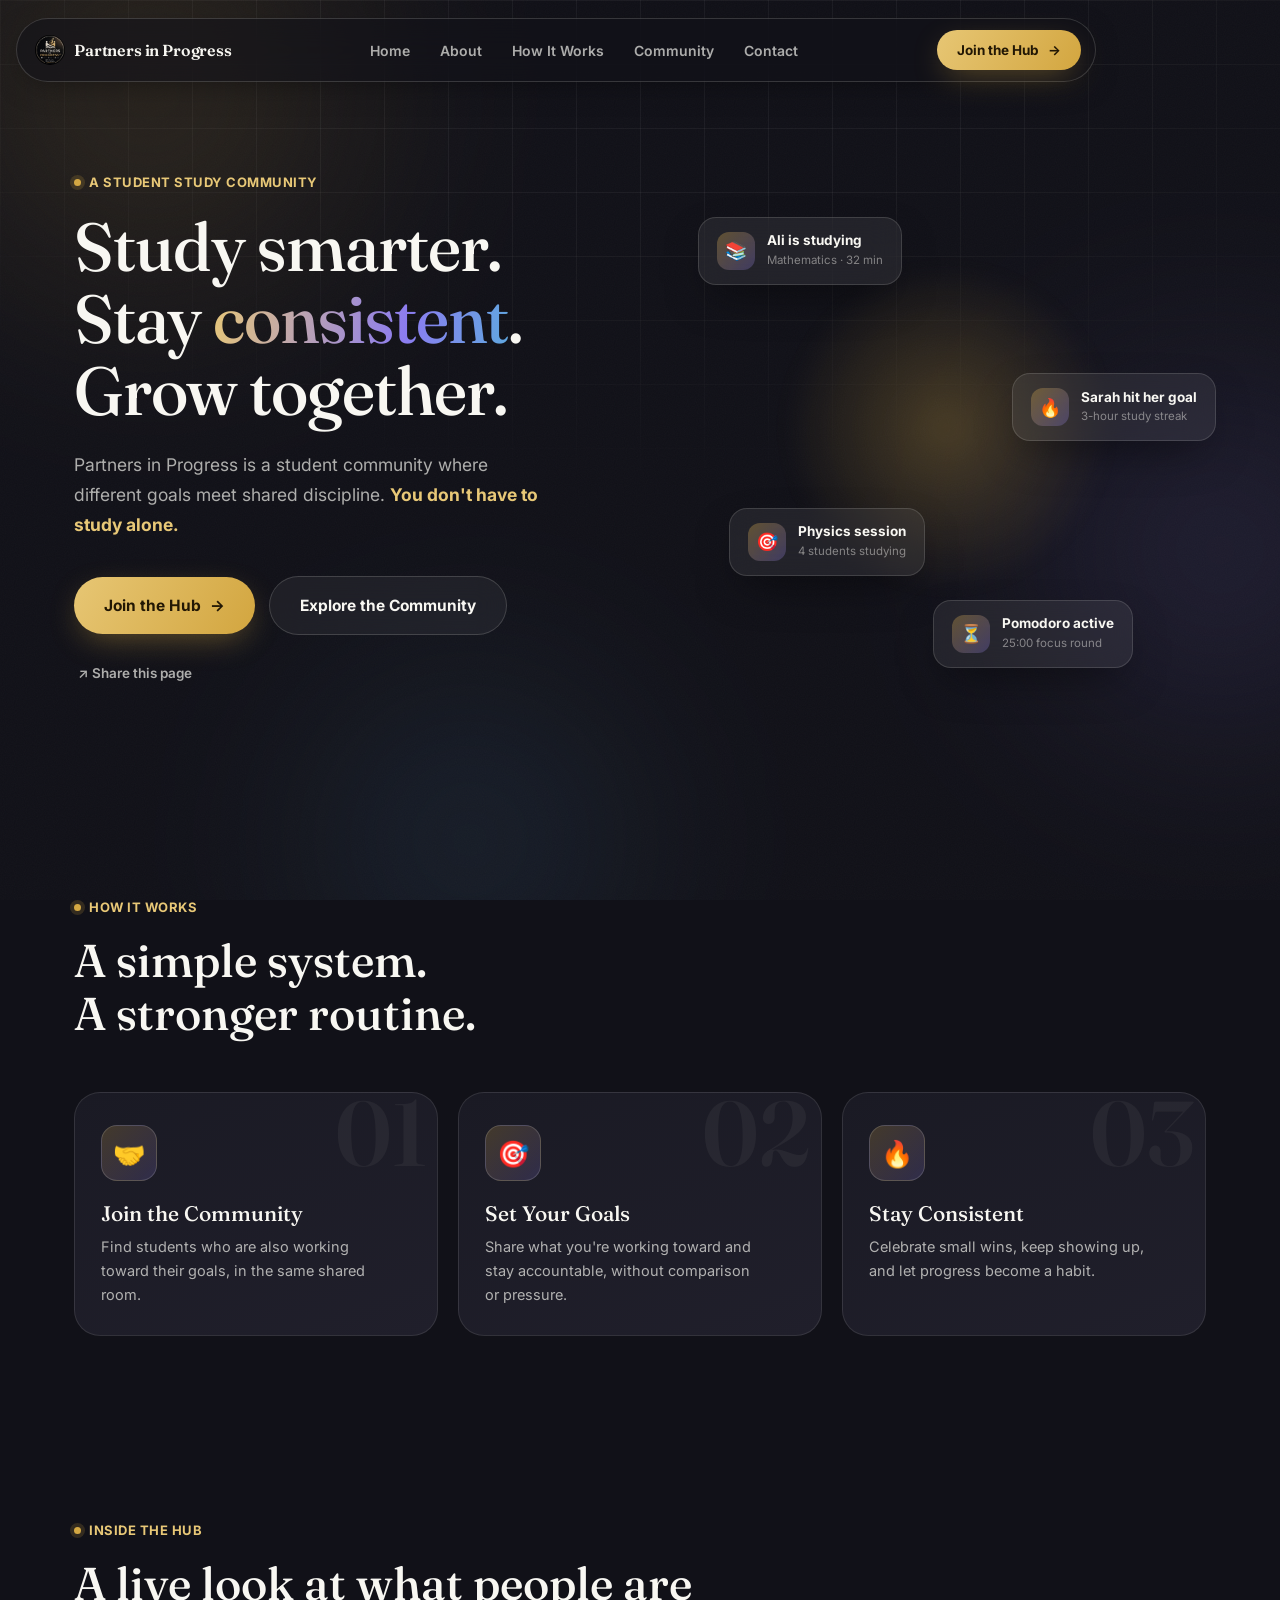
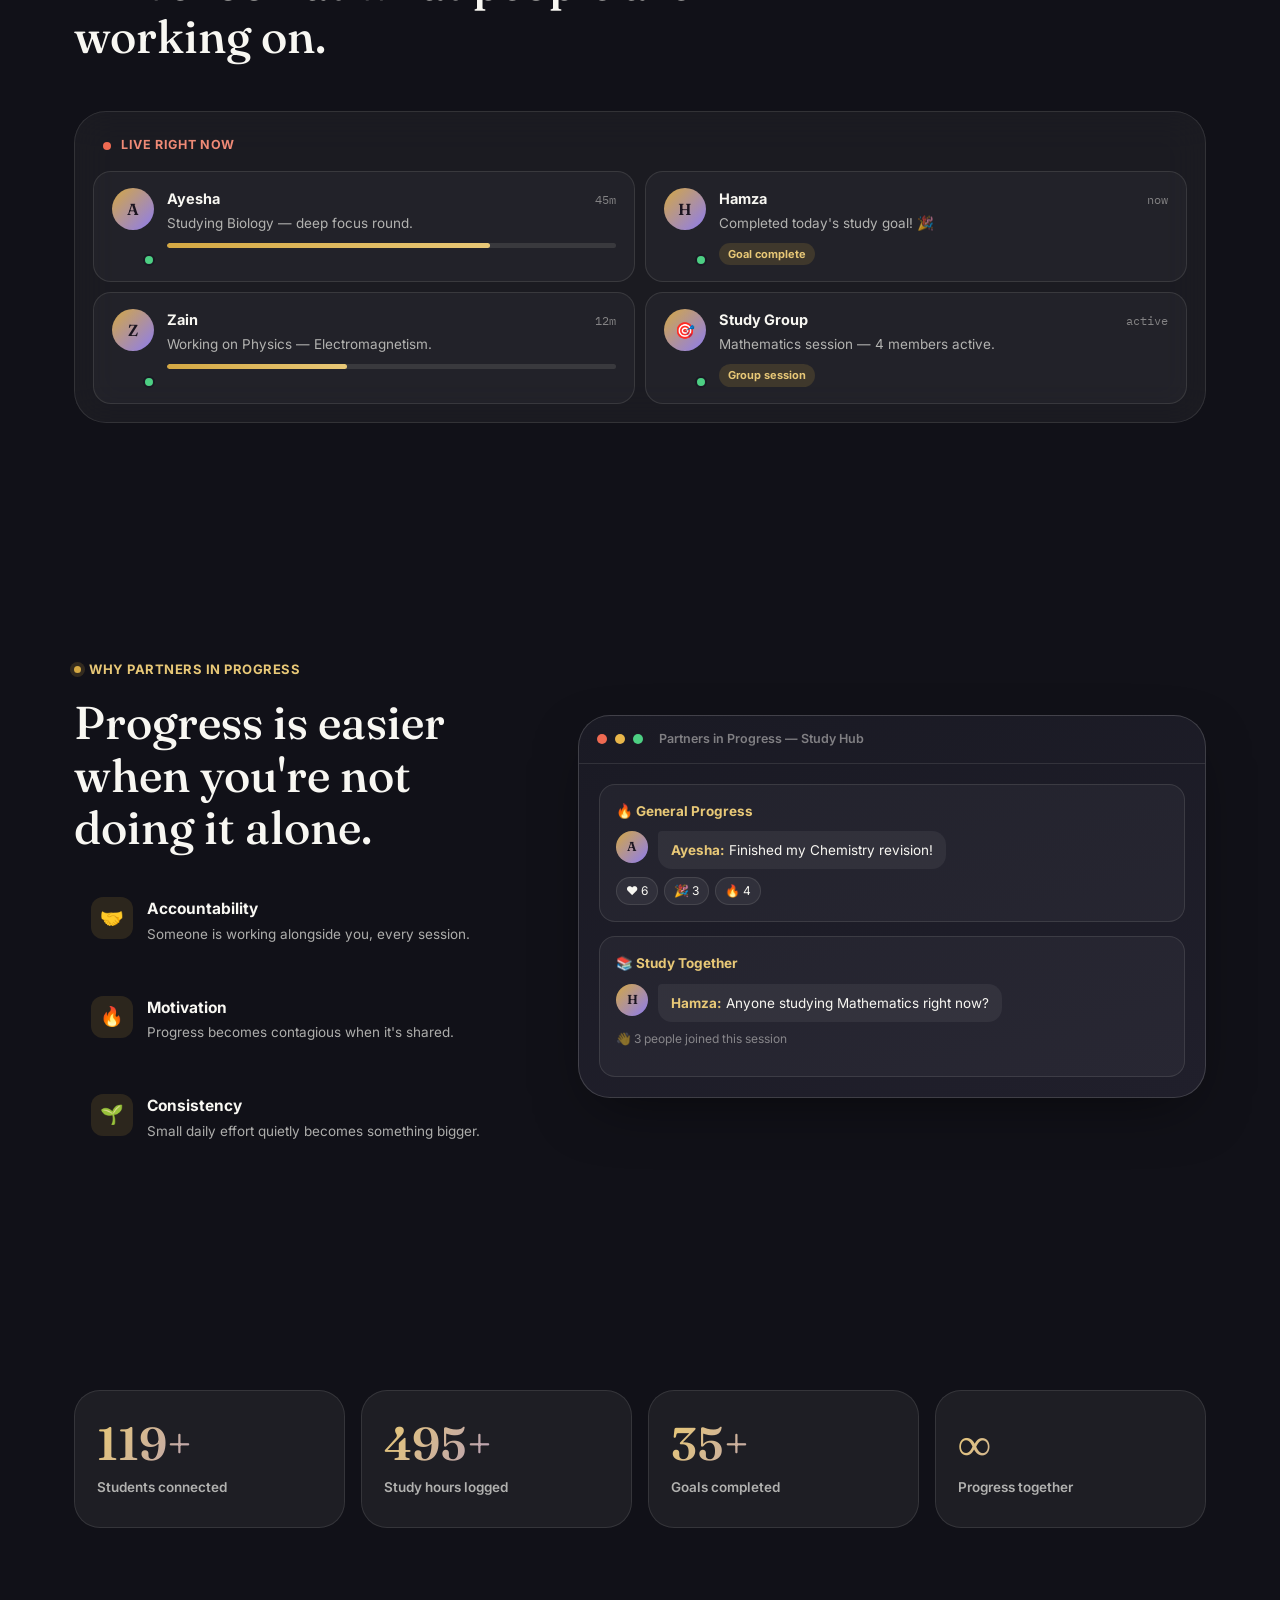
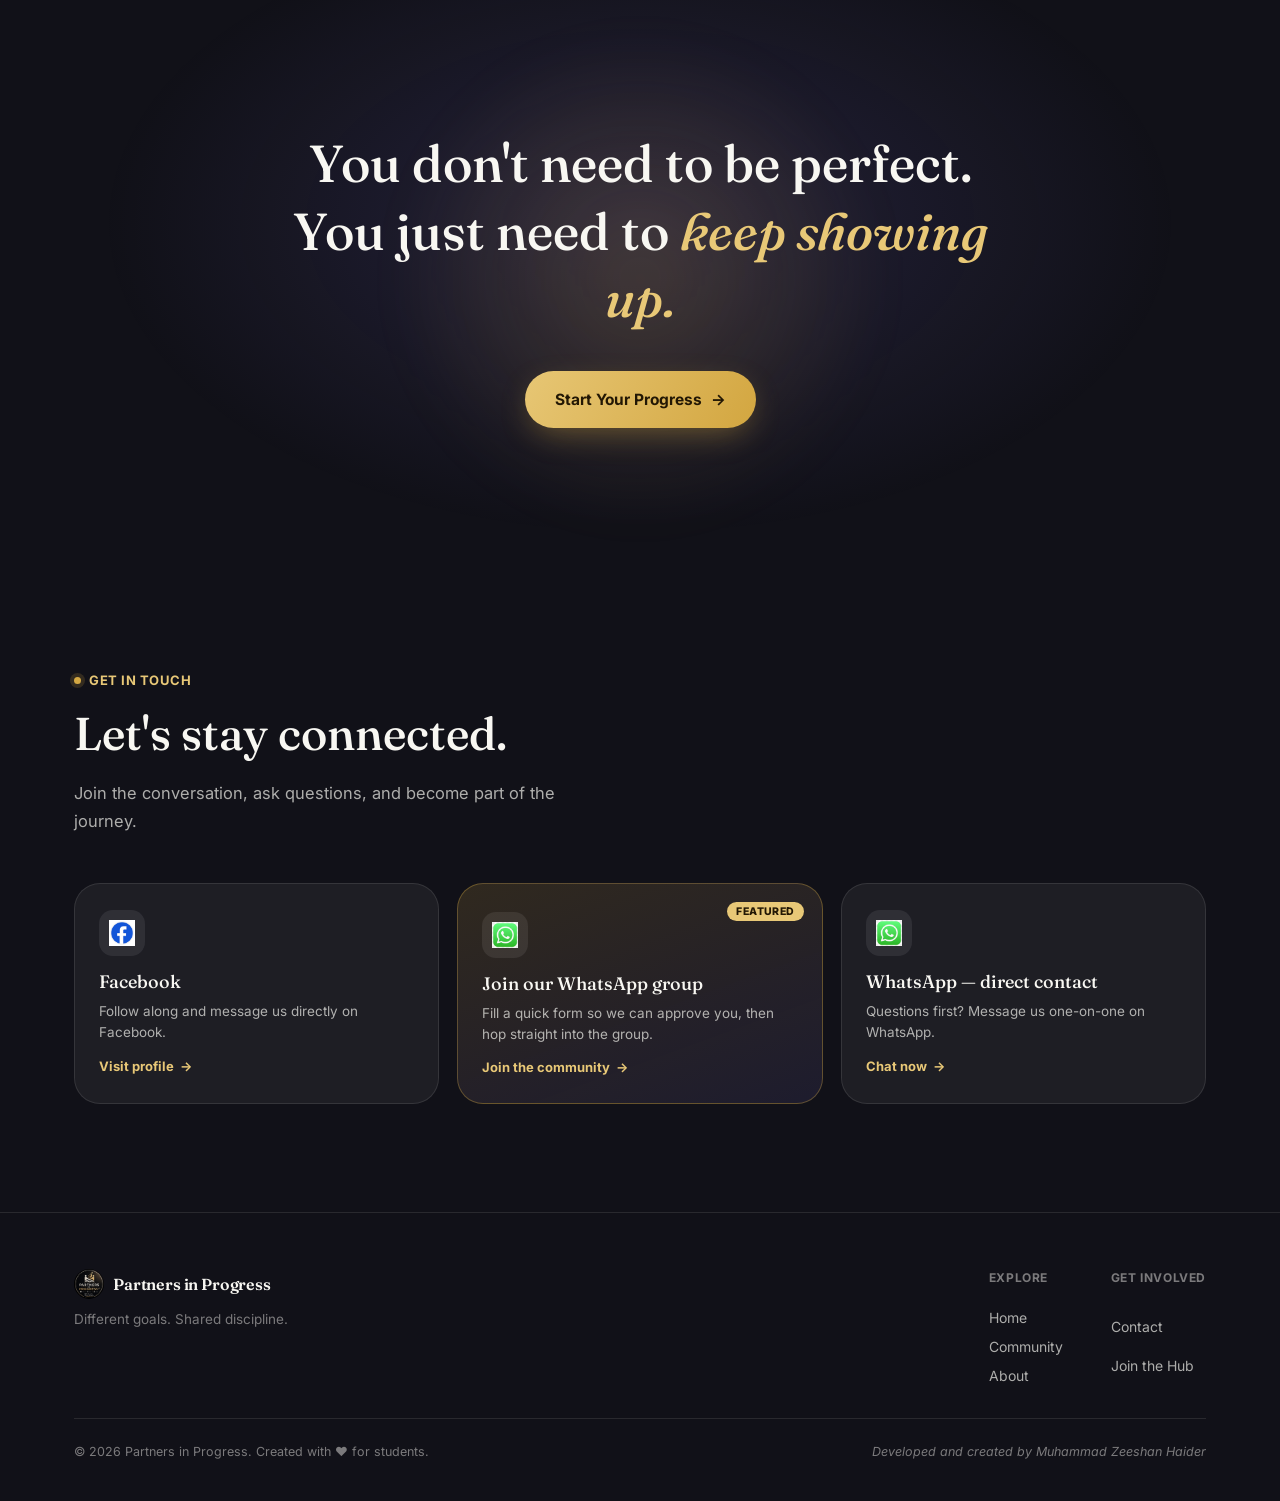
<file: index.html>
<!doctype html>
<html lang="en">
<head>
<meta charset="UTF-8">
<meta name="viewport" content="width=device-width, initial-scale=1, viewport-fit=cover">
<title>Partners in Progress — Different Goals. Shared Discipline.</title>
<meta name="description" content="A student study community for staying focused, consistent, and accountable — together.">
<link rel="icon" type="image/png" href="assets/favicon-32.png" sizes="32x32">
<link rel="icon" type="image/png" href="assets/favicon-192.png" sizes="192x192">
<link rel="apple-touch-icon" href="assets/apple-touch-icon.png">
<link rel="stylesheet" href="css/styles.css">
<link rel="stylesheet" href="css/landing.css">
<noscript><style>[data-reveal]{opacity:1!important;transform:none!important;}</style></noscript>
</head>
<body class="lp">

<!-- ambient animated background -->
<div class="lp-bg-fx" aria-hidden="true">
  <div class="lp-blob lp-blob-1"></div>
  <div class="lp-blob lp-blob-2"></div>
  <div class="lp-blob lp-blob-3"></div>
  <div class="lp-grid"></div>
  <div class="lp-noise"></div>
</div>

<!-- ============================== NAVBAR ============================== -->
<nav class="lp-nav" id="lp-nav">
  <div class="lp-nav-inner">
    <a href="#top" class="lp-brand"><img src="assets/logo.png" alt="" class="lp-brand-mark">Partners in Progress</a>
    <div class="lp-nav-links">
      <a href="#top">Home</a>
      <a href="#about">About</a>
      <a href="#how-it-works">How It Works</a>
      <a href="#community">Community</a>
      <a href="#contact">Contact</a>
    </div>
    <div class="lp-nav-actions">
      <a href="auth.html?tab=signup" class="lp-btn lp-btn-primary">Join the Hub <span class="lp-btn-arrow">→</span></a>
      <button class="lp-nav-toggle" id="lp-nav-toggle" type="button" aria-label="Menu" aria-expanded="false">
        <span></span><span></span><span></span>
      </button>
    </div>
  </div>
  <div class="lp-nav-mobile" id="lp-nav-mobile">
    <a href="#top">Home</a>
    <a href="#about">About</a>
    <a href="#how-it-works">How It Works</a>
    <a href="#community">Community</a>
    <a href="#contact">Contact</a>
    <a href="auth.html?tab=signup" class="lp-btn lp-btn-primary lp-btn-block">Join the Hub</a>
  </div>
</nav>

<!-- ============================== HERO ================================ -->
<header class="lp-hero" id="top">
  <div class="lp-container lp-hero-grid">
    <div class="lp-hero-copy" data-reveal>
      <div class="lp-eyebrow-label">A student study community</div>
      <h1 class="lp-hero-title">Study smarter.<br>Stay <span class="lp-text-gradient">consistent</span>.<br>Grow together.</h1>
      <p class="lp-hero-sub">Partners in Progress is a student community where different goals meet shared discipline. <strong>You don't have to study alone.</strong></p>
      <div class="lp-hero-actions">
        <a href="auth.html?tab=signup" class="lp-btn lp-btn-primary lp-btn-lg">Join the Hub <span class="lp-btn-arrow">→</span></a>
        <a href="#community" class="lp-btn lp-btn-secondary lp-btn-lg">Explore the Community</a>
      </div>
      <div class="lp-hero-meta">
        <button id="share-btn" class="lp-share-btn" type="button">↗ Share this page</button>
      </div>
    </div>

    <div class="lp-hero-visual" aria-hidden="true">
      <div class="lp-orb"></div>
      <div class="lp-float-card lp-fc-1">
        <div class="lp-fc-icon">📚</div>
        <div>
          <div class="lp-fc-title">Ali is studying</div>
          <div class="lp-fc-sub">Mathematics · 32 min</div>
        </div>
      </div>
      <div class="lp-float-card lp-fc-2">
        <div class="lp-fc-icon">🔥</div>
        <div>
          <div class="lp-fc-title">Sarah hit her goal</div>
          <div class="lp-fc-sub">3-hour study streak</div>
        </div>
      </div>
      <div class="lp-float-card lp-fc-3">
        <div class="lp-fc-icon">🎯</div>
        <div>
          <div class="lp-fc-title">Physics session</div>
          <div class="lp-fc-sub">4 students studying</div>
        </div>
      </div>
      <div class="lp-float-card lp-fc-4">
        <div class="lp-fc-icon">⏳</div>
        <div>
          <div class="lp-fc-title">Pomodoro active</div>
          <div class="lp-fc-sub">25:00 focus round</div>
        </div>
      </div>
    </div>
  </div>
</header>

<!-- ========================== HOW IT WORKS ============================ -->
<section class="lp-section" id="how-it-works">
  <div class="lp-container">
    <div class="lp-eyebrow-label" data-reveal>How it works</div>
    <h2 class="lp-h2" data-reveal>A simple system.<br>A stronger routine.</h2>

    <div class="lp-steps">
      <div class="lp-step-card" data-reveal data-reveal-delay="1">
        <span class="lp-step-num">01</span>
        <div class="lp-step-icon">🤝</div>
        <h3>Join the Community</h3>
        <p>Find students who are also working toward their goals, in the same shared room.</p>
      </div>
      <div class="lp-step-card" data-reveal data-reveal-delay="2">
        <span class="lp-step-num">02</span>
        <div class="lp-step-icon">🎯</div>
        <h3>Set Your Goals</h3>
        <p>Share what you're working toward and stay accountable, without comparison or pressure.</p>
      </div>
      <div class="lp-step-card" data-reveal data-reveal-delay="3">
        <span class="lp-step-num">03</span>
        <div class="lp-step-icon">🔥</div>
        <h3>Stay Consistent</h3>
        <p>Celebrate small wins, keep showing up, and let progress become a habit.</p>
      </div>
    </div>
  </div>
</section>

<!-- ========================= LIVE ACTIVITY FEED ======================= -->
<section class="lp-section lp-section-tight" id="community">
  <div class="lp-container">
    <div class="lp-eyebrow-label" data-reveal>Inside the hub</div>
    <h2 class="lp-h2" data-reveal>A live look at what people are working on.</h2>

    <div class="lp-activity-panel" data-reveal data-reveal-delay="1">
      <div class="lp-activity-topbar">
        <span class="lp-live-dot"></span>
        <span class="lp-live-label">Live right now</span>
      </div>
      <div class="lp-activity-grid">
        <div class="lp-activity-card">
          <div class="lp-avatar-wrap">
            <div class="lp-avatar">A</div>
            <span class="lp-online-dot"></span>
          </div>
          <div class="lp-activity-body">
            <div class="lp-activity-top">
              <span class="lp-activity-name">Ayesha</span>
              <span class="lp-activity-time">45m</span>
            </div>
            <p class="lp-activity-desc">Studying Biology — deep focus round.</p>
            <div class="lp-progress-track"><div class="lp-progress-fill" data-progress="72"></div></div>
          </div>
        </div>

        <div class="lp-activity-card">
          <div class="lp-avatar-wrap">
            <div class="lp-avatar">H</div>
            <span class="lp-online-dot"></span>
          </div>
          <div class="lp-activity-body">
            <div class="lp-activity-top">
              <span class="lp-activity-name">Hamza</span>
              <span class="lp-activity-time">now</span>
            </div>
            <p class="lp-activity-desc">Completed today's study goal! 🎉</p>
            <div class="lp-activity-tail"><span class="lp-chip">Goal complete</span></div>
          </div>
        </div>

        <div class="lp-activity-card">
          <div class="lp-avatar-wrap">
            <div class="lp-avatar">Z</div>
            <span class="lp-online-dot"></span>
          </div>
          <div class="lp-activity-body">
            <div class="lp-activity-top">
              <span class="lp-activity-name">Zain</span>
              <span class="lp-activity-time">12m</span>
            </div>
            <p class="lp-activity-desc">Working on Physics — Electromagnetism.</p>
            <div class="lp-progress-track"><div class="lp-progress-fill" data-progress="40"></div></div>
          </div>
        </div>

        <div class="lp-activity-card">
          <div class="lp-avatar-wrap">
            <div class="lp-avatar">🎯</div>
            <span class="lp-online-dot"></span>
          </div>
          <div class="lp-activity-body">
            <div class="lp-activity-top">
              <span class="lp-activity-name">Study Group</span>
              <span class="lp-activity-time">active</span>
            </div>
            <p class="lp-activity-desc">Mathematics session — 4 members active.</p>
            <div class="lp-activity-tail"><span class="lp-chip">Group session</span></div>
          </div>
        </div>
      </div>
    </div>
  </div>
</section>

<!-- ====================== COMMUNITY PREVIEW / WHY ===================== -->
<section class="lp-section" id="about">
  <div class="lp-container">
    <div class="lp-community-grid">
      <div class="lp-community-copy" data-reveal>
        <div class="lp-eyebrow-label">Why Partners in Progress</div>
        <h2 class="lp-h2">Progress is easier when you're not doing it alone.</h2>
        <div class="lp-reason-list">
          <div class="lp-reason">
            <div class="lp-reason-icon">🤝</div>
            <div>
              <h4>Accountability</h4>
              <p>Someone is working alongside you, every session.</p>
            </div>
          </div>
          <div class="lp-reason">
            <div class="lp-reason-icon">🔥</div>
            <div>
              <h4>Motivation</h4>
              <p>Progress becomes contagious when it's shared.</p>
            </div>
          </div>
          <div class="lp-reason">
            <div class="lp-reason-icon">🌱</div>
            <div>
              <h4>Consistency</h4>
              <p>Small daily effort quietly becomes something bigger.</p>
            </div>
          </div>
        </div>
      </div>

      <div class="lp-app-window" data-reveal data-reveal-delay="1">
        <div class="lp-app-titlebar">
          <span class="lp-app-dot"></span><span class="lp-app-dot"></span><span class="lp-app-dot"></span>
          <span class="lp-app-title">Partners in Progress — Study Hub</span>
        </div>
        <div class="lp-app-body">
          <div class="lp-chat-group">
            <div class="lp-chat-group-head">
              <span class="lp-tag-title">🔥 General Progress</span>
            </div>
            <div class="lp-chat-msg">
              <div class="lp-avatar">A</div>
              <div class="lp-chat-bubble"><strong>Ayesha:</strong> Finished my Chemistry revision!</div>
            </div>
            <div class="lp-reactions">
              <span class="lp-reaction-chip">❤️ 6</span>
              <span class="lp-reaction-chip">🎉 3</span>
              <span class="lp-reaction-chip">🔥 4</span>
            </div>
          </div>
          <div class="lp-chat-group">
            <div class="lp-chat-group-head">
              <span class="lp-tag-title">📚 Study Together</span>
            </div>
            <div class="lp-chat-msg">
              <div class="lp-avatar">H</div>
              <div class="lp-chat-bubble"><strong>Hamza:</strong> Anyone studying Mathematics right now?</div>
            </div>
            <p class="lp-join-note">👋 3 people joined this session</p>
          </div>
        </div>
      </div>
    </div>
  </div>
</section>

<!-- ============================ STATISTICS ============================ -->
<section class="lp-section lp-section-tight">
  <div class="lp-container">
    <div class="lp-stats-grid">
      <div class="lp-stat" data-reveal data-reveal-delay="1">
        <div class="lp-stat-num" data-count-to="120" data-count-suffix="+">0</div>
        <div class="lp-stat-label">Students connected</div>
      </div>
      <div class="lp-stat" data-reveal data-reveal-delay="2">
        <div class="lp-stat-num" data-count-to="500" data-count-suffix="+">0</div>
        <div class="lp-stat-label">Study hours logged</div>
      </div>
      <div class="lp-stat" data-reveal data-reveal-delay="3">
        <div class="lp-stat-num" data-count-to="35" data-count-suffix="+">0</div>
        <div class="lp-stat-label">Goals completed</div>
      </div>
      <div class="lp-stat" data-reveal data-reveal-delay="4">
        <div class="lp-stat-num">∞</div>
        <div class="lp-stat-label">Progress together</div>
      </div>
    </div>
  </div>
</section>

<!-- ========================== MOTIVATIONAL ============================ -->
<section class="lp-motivate">
  <div class="lp-motivate-orb" aria-hidden="true"></div>
  <div class="lp-container lp-motivate-inner" data-reveal>
    <h2>You don't need to be perfect.<br>You just need to <em>keep showing up.</em></h2>
    <a href="auth.html?tab=signup" class="lp-btn lp-btn-primary lp-btn-lg">Start Your Progress <span class="lp-btn-arrow">→</span></a>
  </div>
</section>

<!-- ============================= CONTACT =============================== -->
<section class="lp-section" id="contact">
  <div class="lp-container">
    <div class="lp-eyebrow-label" data-reveal>Get in touch</div>
    <h2 class="lp-h2" data-reveal>Let's stay connected.</h2>
    <p class="lp-sub" data-reveal>Join the conversation, ask questions, and become part of the journey.</p>

    <div class="lp-contact-grid">
      <a class="lp-contact-card" href="https://www.facebook.com/zeeshan1215" target="_blank" rel="noopener" aria-label="Follow us on Facebook" data-reveal data-reveal-delay="1">
        <div class="lp-contact-icon"><img src="assets/facebook.png" alt="" width="26" height="26" loading="lazy"></div>
        <h3>Facebook</h3>
        <p>Follow along and message us directly on Facebook.</p>
        <span class="lp-contact-go">Visit profile <span class="lp-btn-arrow">→</span></span>
      </a>

      <button type="button" id="open-join-modal" class="lp-contact-card lp-featured" aria-label="Join our WhatsApp group" data-reveal data-reveal-delay="2">
        <span class="lp-contact-badge">Featured</span>
        <div class="lp-contact-icon"><img src="assets/whatsapp.png" alt="" width="26" height="26" loading="lazy"></div>
        <h3>Join our WhatsApp group</h3>
        <p>Fill a quick form so we can approve you, then hop straight into the group.</p>
        <span class="lp-contact-go">Join the community <span class="lp-btn-arrow">→</span></span>
      </button>

      <a class="lp-contact-card" href="https://wa.me/923444019789" target="_blank" rel="noopener" aria-label="Message us on WhatsApp" data-reveal data-reveal-delay="3">
        <div class="lp-contact-icon"><img src="assets/whatsapp.png" alt="" width="26" height="26" loading="lazy"></div>
        <h3>WhatsApp — direct contact</h3>
        <p>Questions first? Message us one-on-one on WhatsApp.</p>
        <span class="lp-contact-go">Chat now <span class="lp-btn-arrow">→</span></span>
      </a>
    </div>
  </div>
</section>

<!-- ============================== FOOTER ================================ -->
<footer class="lp-footer">
  <div class="lp-container">
    <div class="lp-footer-top">
      <div class="lp-footer-brand">
        <a href="#top" class="lp-brand"><img src="assets/logo.png" alt="" class="lp-brand-mark">Partners in Progress</a>
        <p>Different goals. Shared discipline.</p>
      </div>
      <div class="lp-footer-links">
        <div class="lp-footer-col">
          <h5>Explore</h5>
          <a href="#top">Home</a>
          <a href="#community">Community</a>
          <a href="#about">About</a>
        </div>
        <div class="lp-footer-col">
          <h5>Get involved</h5>
          <a href="#contact">Contact</a>
          <a href="auth.html?tab=signup">Join the Hub</a>
        </div>
      </div>
    </div>
    <div class="lp-footer-bottom">
      <span>© 2026 Partners in Progress. Created with ❤️ for students.</span>
      <span class="lp-footer-credit">Developed and created by Muhammad Zeeshan Haider</span>
    </div>
  </div>
</footer>

<!-- JOIN WHATSAPP GROUP — approval form -->
<div class="modal-backdrop hidden" id="join-modal">
  <div class="modal-sheet">
    <div class="modal-head">
      <h3>Join the WhatsApp group</h3>
      <button class="modal-close" id="join-modal-close" type="button" aria-label="Close">✕</button>
    </div>
    <div class="join-note">
      <strong>To get approved:</strong> fill in your details correctly below. Incomplete or incorrect details won't be approved.
    </div>
    <form id="join-form">
      <div class="field">
        <label for="join-name">Full name</label>
        <input id="join-name" type="text" required placeholder="e.g. Ayesha Khan">
      </div>
      <div class="field-row">
        <div class="field">
          <label for="join-marks">Marks / percentage</label>
          <input id="join-marks" type="text" required placeholder="e.g. 89%">
        </div>
        <div class="field">
          <label for="join-class">Class</label>
          <input id="join-class" type="text" required placeholder="e.g. 10th">
        </div>
      </div>
      <div class="field">
        <label for="join-school">School name</label>
        <input id="join-school" type="text" required placeholder="e.g. City Public School">
      </div>
      <div class="field">
        <label for="join-whatsapp">WhatsApp number</label>
        <input id="join-whatsapp" type="tel" required placeholder="e.g. +92 3XX XXXXXXX">
      </div>
      <div id="join-form-error" class="form-error" style="display:none;"></div>
      <button type="submit" id="join-submit-btn" class="btn btn-gold btn-block">Submit &amp; join group →</button>
    </form>
  </div>
</div>

<script type="module">
  import { mountCreditPill, redirectIfLoggedIn } from './js/app.js';
  mountCreditPill();
  // If already logged in and approved, skip the landing page.
  redirectIfLoggedIn();
</script>
<script type="module" src="js/join.js"></script>
<script src="js/landing.js"></script>
</body>
</html>
</file>
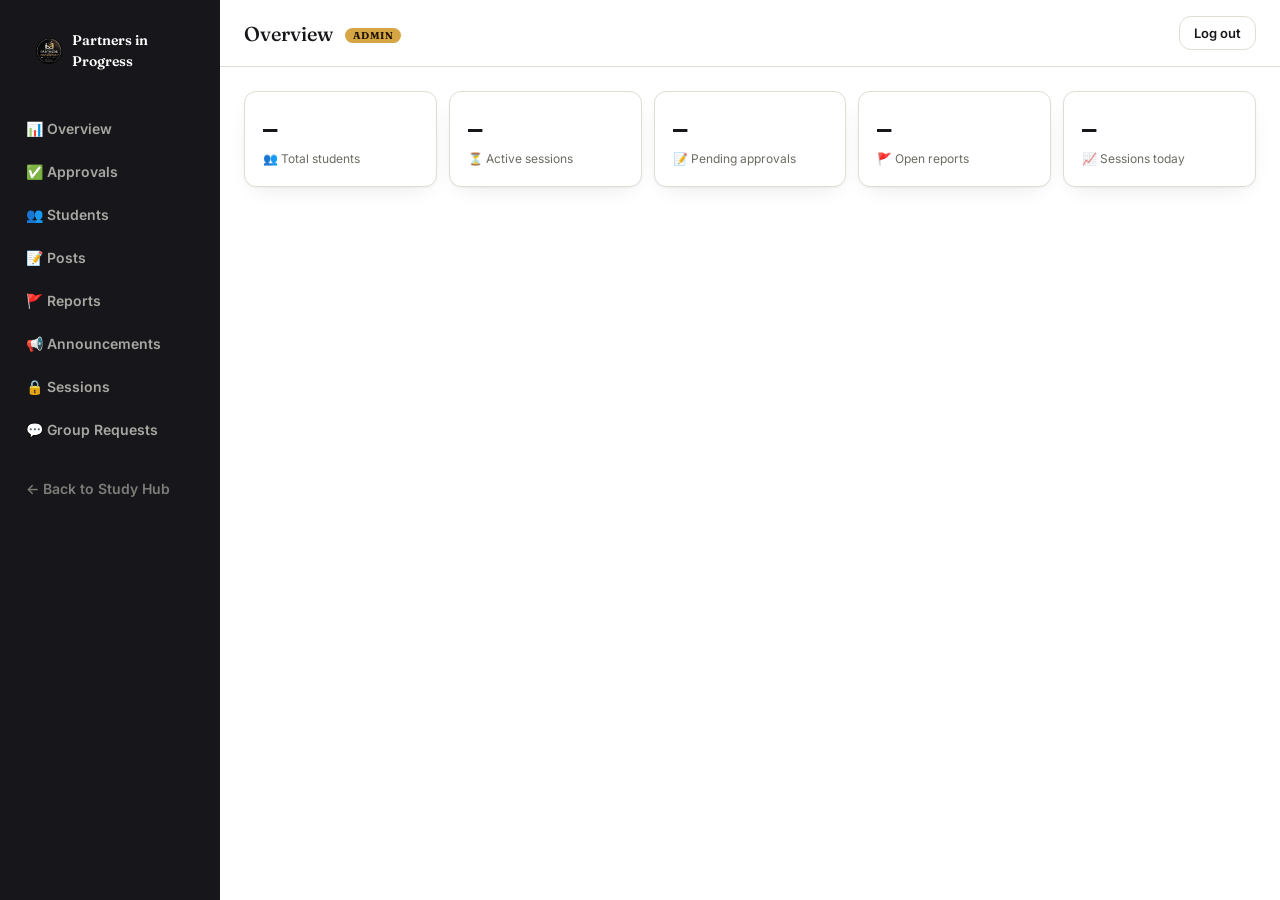
<file: admin.html>
<!doctype html>
<html lang="en">
<head>
<meta charset="UTF-8">
<meta name="viewport" content="width=device-width, initial-scale=1, viewport-fit=cover">
<title>Admin — Partners in Progress</title>
<link rel="icon" type="image/png" href="assets/favicon-32.png" sizes="32x32">
<link rel="icon" type="image/png" href="assets/favicon-192.png" sizes="192x192">
<link rel="apple-touch-icon" href="assets/apple-touch-icon.png">
<link rel="stylesheet" href="css/styles.css">
</head>
<body>

<div class="admin-shell">
  <aside class="admin-sidebar">
    <div class="brand"><a href="hub.html" style="text-decoration:none; color:inherit; display:flex; align-items:center; gap:10px;"><img class="brand-mark-img" src="assets/logo.png" alt="Partners in Progress logo">Partners in Progress</a></div>
    <nav id="admin-nav">
      <a href="#overview" data-section="overview">📊 Overview</a>
      <a href="#approvals" data-section="approvals">✅ Approvals</a>
      <a href="#students" data-section="students">👥 Students</a>
      <a href="#posts" data-section="posts">📝 Posts</a>
      <a href="#reports" data-section="reports">🚩 Reports</a>
      <a href="#announcements" data-section="announcements">📢 Announcements</a>
      <a href="#sessions" data-section="sessions">🔒 Sessions</a>
      <a href="#group-requests" data-section="group-requests">💬 Group Requests</a>
      <a href="hub.html" style="margin-top:16px; opacity:0.7;">← Back to Study Hub</a>
    </nav>
  </aside>

  <div class="admin-main">
    <div class="admin-topbar">
      <h1 id="admin-title">Overview <span class="admin-badge">ADMIN</span></h1>
      <button id="admin-logout" class="btn btn-line btn-sm">Log out</button>
    </div>
    <div class="admin-mobile-tabs" id="admin-mobile-tabs">
      <a href="#overview" data-section="overview">Overview</a>
      <a href="#approvals" data-section="approvals">Approvals</a>
      <a href="#students" data-section="students">Students</a>
      <a href="#posts" data-section="posts">Posts</a>
      <a href="#reports" data-section="reports">Reports</a>
      <a href="#announcements" data-section="announcements">Announcements</a>
      <a href="#sessions" data-section="sessions">Sessions</a>
      <a href="#group-requests" data-section="group-requests">Group Requests</a>
    </div>

    <div class="admin-content">

      <!-- OVERVIEW -->
      <section data-panel="overview">
        <div class="overview-grid stagger">
          <div class="card overview-card"><div class="num" id="stat-total">—</div><div class="label">👥 Total students</div></div>
          <div class="card overview-card"><div class="num" id="stat-active">—</div><div class="label">⏳ Active sessions</div></div>
          <div class="card overview-card"><div class="num" id="stat-pending">—</div><div class="label">📝 Pending approvals</div></div>
          <div class="card overview-card"><div class="num" id="stat-reports">—</div><div class="label">🚩 Open reports</div></div>
          <div class="card overview-card"><div class="num" id="stat-today">—</div><div class="label">📈 Sessions today</div></div>
        </div>
      </section>

      <!-- APPROVALS -->
      <section data-panel="approvals" class="hidden">
        <div class="admin-table-scroll">
          <table class="admin-table">
            <thead><tr><th>Name</th><th>School</th><th>Class</th><th>Marks</th><th>Registered</th><th>Email</th><th>Actions</th></tr></thead>
            <tbody id="approvals-body"><tr class="skel-row"><td><span class="skel skel-avatar"></span><span class="skel skel-text w-lg"></span></td><td><span class="skel skel-text w-sm"></span></td><td><span class="skel skel-text "></span></td><td><span class="skel skel-text w-sm"></span></td><td><span class="skel skel-text "></span></td><td><span class="skel skel-text w-lg"></span></td><td><span class="skel skel-text "></span></td></tr><tr class="skel-row"><td><span class="skel skel-avatar"></span><span class="skel skel-text w-lg"></span></td><td><span class="skel skel-text w-sm"></span></td><td><span class="skel skel-text "></span></td><td><span class="skel skel-text w-sm"></span></td><td><span class="skel skel-text "></span></td><td><span class="skel skel-text w-lg"></span></td><td><span class="skel skel-text "></span></td></tr><tr class="skel-row"><td><span class="skel skel-avatar"></span><span class="skel skel-text w-lg"></span></td><td><span class="skel skel-text w-sm"></span></td><td><span class="skel skel-text "></span></td><td><span class="skel skel-text w-sm"></span></td><td><span class="skel skel-text "></span></td><td><span class="skel skel-text w-lg"></span></td><td><span class="skel skel-text "></span></td></tr></tbody>
          </table>
        </div>
      </section>

      <!-- STUDENTS -->
      <section data-panel="students" class="hidden">
        <div class="admin-toolbar">
          <input type="search" id="student-search" placeholder="Search students…">
        </div>
        <div class="admin-table-scroll">
          <table class="admin-table">
            <thead><tr><th>Name</th><th>School / class</th><th>Role</th><th>Status</th><th>Joined</th><th>Actions</th></tr></thead>
            <tbody id="students-body"><tr class="skel-row"><td><span class="skel skel-avatar"></span><span class="skel skel-text w-lg"></span></td><td><span class="skel skel-text w-sm"></span></td><td><span class="skel skel-text "></span></td><td><span class="skel skel-text w-sm"></span></td><td><span class="skel skel-text "></span></td><td><span class="skel skel-text w-lg"></span></td></tr><tr class="skel-row"><td><span class="skel skel-avatar"></span><span class="skel skel-text w-lg"></span></td><td><span class="skel skel-text w-sm"></span></td><td><span class="skel skel-text "></span></td><td><span class="skel skel-text w-sm"></span></td><td><span class="skel skel-text "></span></td><td><span class="skel skel-text w-lg"></span></td></tr><tr class="skel-row"><td><span class="skel skel-avatar"></span><span class="skel skel-text w-lg"></span></td><td><span class="skel skel-text w-sm"></span></td><td><span class="skel skel-text "></span></td><td><span class="skel skel-text w-sm"></span></td><td><span class="skel skel-text "></span></td><td><span class="skel skel-text w-lg"></span></td></tr></tbody>
          </table>
        </div>
      </section>

      <!-- POSTS -->
      <section data-panel="posts" class="hidden">
        <div class="admin-toolbar">
          <input type="search" id="post-search" placeholder="Search posts…">
        </div>
        <div class="admin-table-scroll">
          <table class="admin-table">
            <thead><tr><th>Author</th><th>Message</th><th>Posted</th><th>Actions</th></tr></thead>
            <tbody id="posts-body"><tr class="skel-row"><td><span class="skel skel-avatar"></span><span class="skel skel-text w-lg"></span></td><td><span class="skel skel-text w-sm"></span></td><td><span class="skel skel-text "></span></td><td><span class="skel skel-text w-sm"></span></td></tr><tr class="skel-row"><td><span class="skel skel-avatar"></span><span class="skel skel-text w-lg"></span></td><td><span class="skel skel-text w-sm"></span></td><td><span class="skel skel-text "></span></td><td><span class="skel skel-text w-sm"></span></td></tr><tr class="skel-row"><td><span class="skel skel-avatar"></span><span class="skel skel-text w-lg"></span></td><td><span class="skel skel-text w-sm"></span></td><td><span class="skel skel-text "></span></td><td><span class="skel skel-text w-sm"></span></td></tr></tbody>
          </table>
        </div>
      </section>

      <!-- REPORTS -->
      <section data-panel="reports" class="hidden">
        <div class="admin-table-scroll">
          <table class="admin-table">
            <thead><tr><th>Reported post</th><th>Reporter</th><th>Reason</th><th>Date</th><th>Status</th><th>Actions</th></tr></thead>
            <tbody id="reports-body"><tr class="skel-row"><td><span class="skel skel-avatar"></span><span class="skel skel-text w-lg"></span></td><td><span class="skel skel-text w-sm"></span></td><td><span class="skel skel-text "></span></td><td><span class="skel skel-text w-sm"></span></td><td><span class="skel skel-text "></span></td><td><span class="skel skel-text w-lg"></span></td></tr><tr class="skel-row"><td><span class="skel skel-avatar"></span><span class="skel skel-text w-lg"></span></td><td><span class="skel skel-text w-sm"></span></td><td><span class="skel skel-text "></span></td><td><span class="skel skel-text w-sm"></span></td><td><span class="skel skel-text "></span></td><td><span class="skel skel-text w-lg"></span></td></tr><tr class="skel-row"><td><span class="skel skel-avatar"></span><span class="skel skel-text w-lg"></span></td><td><span class="skel skel-text w-sm"></span></td><td><span class="skel skel-text "></span></td><td><span class="skel skel-text w-sm"></span></td><td><span class="skel skel-text "></span></td><td><span class="skel skel-text w-lg"></span></td></tr></tbody>
          </table>
        </div>
      </section>

      <!-- ANNOUNCEMENTS -->
      <section data-panel="announcements" class="hidden">
        <div class="card card-pad" style="margin-bottom: 20px; max-width: 480px;">
          <div class="feed-heading" style="margin-top:0;">New announcement</div>
          <form id="announcement-form">
            <div class="field"><label for="ann-title">Title</label><input id="ann-title" type="text" required></div>
            <div class="field"><label for="ann-message">Message</label><textarea id="ann-message" rows="3" required style="width:100%; padding:12px 14px; border:1px solid var(--mist-line); border-radius:var(--r-sm); font-family:inherit;"></textarea></div>
            <button type="submit" class="btn btn-gold">Post announcement</button>
          </form>
        </div>
        <div class="admin-table-scroll">
          <table class="admin-table">
            <thead><tr><th>Title</th><th>Message</th><th>Status</th><th>Posted</th><th>Actions</th></tr></thead>
            <tbody id="announcements-body"><tr class="skel-row"><td><span class="skel skel-avatar"></span><span class="skel skel-text w-lg"></span></td><td><span class="skel skel-text w-sm"></span></td><td><span class="skel skel-text "></span></td><td><span class="skel skel-text w-sm"></span></td><td><span class="skel skel-text "></span></td></tr><tr class="skel-row"><td><span class="skel skel-avatar"></span><span class="skel skel-text w-lg"></span></td><td><span class="skel skel-text w-sm"></span></td><td><span class="skel skel-text "></span></td><td><span class="skel skel-text w-sm"></span></td><td><span class="skel skel-text "></span></td></tr><tr class="skel-row"><td><span class="skel skel-avatar"></span><span class="skel skel-text w-lg"></span></td><td><span class="skel skel-text w-sm"></span></td><td><span class="skel skel-text "></span></td><td><span class="skel skel-text w-sm"></span></td><td><span class="skel skel-text "></span></td></tr></tbody>
          </table>
        </div>
      </section>

      <!-- SESSIONS -->
      <section data-panel="sessions" class="hidden">
        <div class="admin-table-scroll">
          <table class="admin-table">
            <thead><tr><th>Student</th><th>Subject</th><th>Goal</th><th>Duration</th><th>Started</th><th>Status</th><th>Actions</th></tr></thead>
            <tbody id="sessions-body"><tr class="skel-row"><td><span class="skel skel-avatar"></span><span class="skel skel-text w-lg"></span></td><td><span class="skel skel-text w-sm"></span></td><td><span class="skel skel-text "></span></td><td><span class="skel skel-text w-sm"></span></td><td><span class="skel skel-text "></span></td><td><span class="skel skel-text w-lg"></span></td><td><span class="skel skel-text "></span></td></tr><tr class="skel-row"><td><span class="skel skel-avatar"></span><span class="skel skel-text w-lg"></span></td><td><span class="skel skel-text w-sm"></span></td><td><span class="skel skel-text "></span></td><td><span class="skel skel-text w-sm"></span></td><td><span class="skel skel-text "></span></td><td><span class="skel skel-text w-lg"></span></td><td><span class="skel skel-text "></span></td></tr><tr class="skel-row"><td><span class="skel skel-avatar"></span><span class="skel skel-text w-lg"></span></td><td><span class="skel skel-text w-sm"></span></td><td><span class="skel skel-text "></span></td><td><span class="skel skel-text w-sm"></span></td><td><span class="skel skel-text "></span></td><td><span class="skel skel-text w-lg"></span></td><td><span class="skel skel-text "></span></td></tr></tbody>
          </table>
        </div>
      </section>

      <!-- GROUP REQUESTS -->
      <section data-panel="group-requests" class="hidden">
        <p class="muted" style="margin-top:0 0 14px;">People who filled the "Join our WhatsApp group" form on the landing page, before being sent the invite link.</p>
        <div class="admin-toolbar">
          <input type="search" id="group-request-search" placeholder="Search by name or school…">
        </div>
        <div class="admin-table-scroll">
          <table class="admin-table">
            <thead><tr><th>Name</th><th>Marks</th><th>Class</th><th>School</th><th>WhatsApp</th><th>Submitted</th></tr></thead>
            <tbody id="group-requests-body"><tr class="skel-row"><td><span class="skel skel-avatar"></span><span class="skel skel-text w-lg"></span></td><td><span class="skel skel-text w-sm"></span></td><td><span class="skel skel-text "></span></td><td><span class="skel skel-text w-sm"></span></td><td><span class="skel skel-text "></span></td><td><span class="skel skel-text w-lg"></span></td></tr><tr class="skel-row"><td><span class="skel skel-avatar"></span><span class="skel skel-text w-lg"></span></td><td><span class="skel skel-text w-sm"></span></td><td><span class="skel skel-text "></span></td><td><span class="skel skel-text w-sm"></span></td><td><span class="skel skel-text "></span></td><td><span class="skel skel-text w-lg"></span></td></tr><tr class="skel-row"><td><span class="skel skel-avatar"></span><span class="skel skel-text w-lg"></span></td><td><span class="skel skel-text w-sm"></span></td><td><span class="skel skel-text "></span></td><td><span class="skel skel-text w-sm"></span></td><td><span class="skel skel-text "></span></td><td><span class="skel skel-text w-lg"></span></td></tr></tbody>
          </table>
        </div>
      </section>

    </div>
  </div>
</div>

<script type="module" src="js/admin.js"></script>
</body>
</html>
</file>
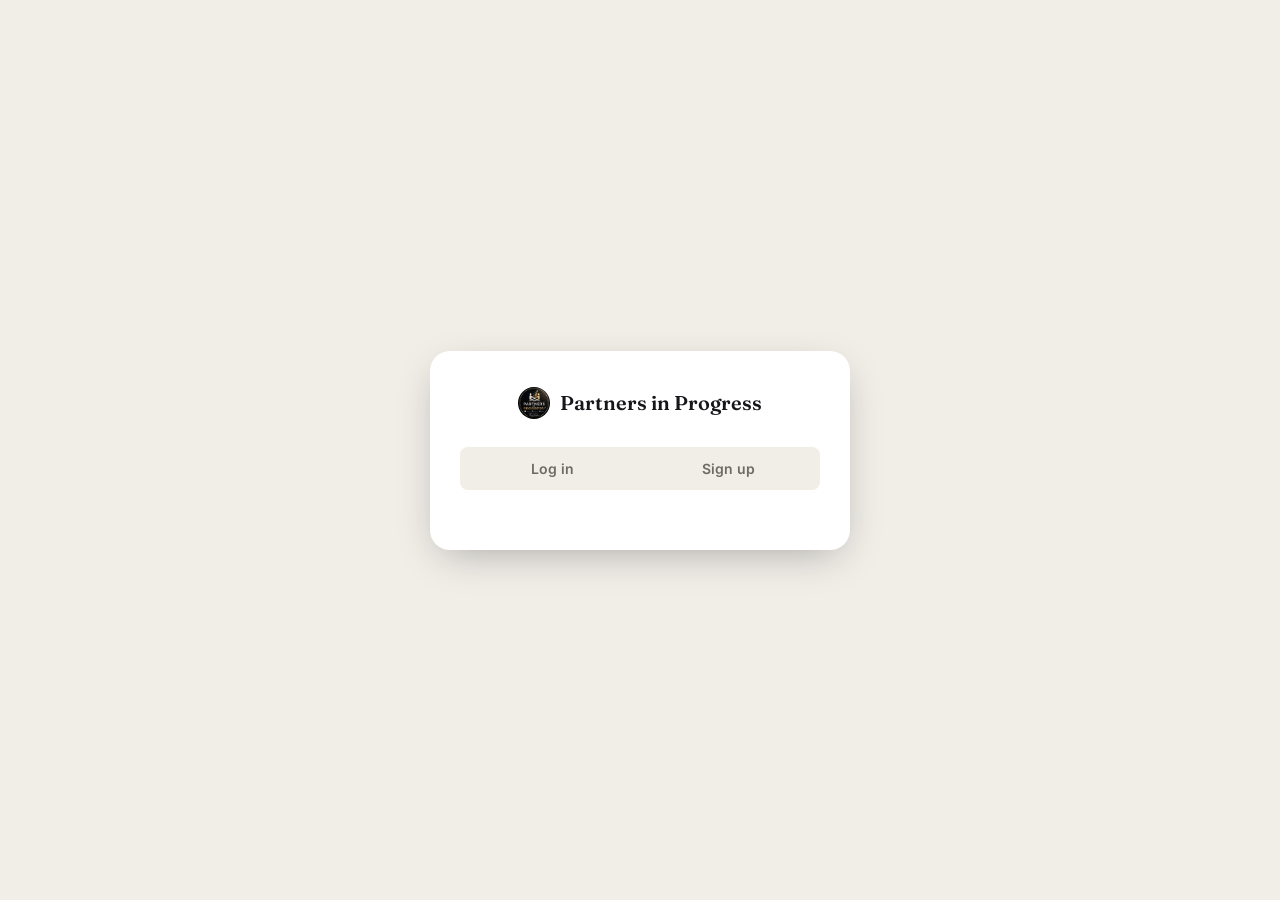
<file: auth.html>
<!doctype html>
<html lang="en">
<head>
<meta charset="UTF-8">
<meta name="viewport" content="width=device-width, initial-scale=1, viewport-fit=cover">
<title>Join Partners in Progress</title>
<link rel="icon" type="image/png" href="assets/favicon-32.png" sizes="32x32">
<link rel="icon" type="image/png" href="assets/favicon-192.png" sizes="192x192">
<link rel="apple-touch-icon" href="assets/apple-touch-icon.png">
<link rel="stylesheet" href="css/styles.css">
</head>
<body>

<div class="auth-shell">
  <div class="auth-card">
    <div class="auth-brand"><a href="index.html"><img class="brand-mark-img brand-mark-img-lg" src="assets/logo.png" alt="Partners in Progress logo">Partners in Progress</a></div>

    <div class="auth-tabs">
      <button class="auth-tab" data-tab="login">Log in</button>
      <button class="auth-tab" data-tab="signup">Sign up</button>
    </div>

    <div id="form-error" class="form-error"></div>

    <!-- LOGIN -->
    <div class="auth-panel" data-panel="login">
      <form id="login-form">
        <div class="field">
          <label for="login-email">Email</label>
          <input id="login-email" type="email" required autocomplete="email">
        </div>
        <div class="field">
          <label for="login-password">Password</label>
          <input id="login-password" type="password" required autocomplete="current-password">
        </div>
        <button type="submit" class="btn btn-gold btn-block">Log in</button>
      </form>
      <p class="auth-switch">New here? <a href="#" data-switch="signup">Create an account</a></p>
    </div>

    <!-- SIGNUP -->
    <div class="auth-panel" data-panel="signup">
      <form id="signup-form">
        <div class="field">
          <label for="su-name">Full name</label>
          <input id="su-name" type="text" required autocomplete="name">
        </div>
        <div class="field">
          <label for="su-email">Email</label>
          <input id="su-email" type="email" required autocomplete="email">
        </div>
        <div class="field">
          <label for="su-password">Password</label>
          <input id="su-password" type="password" required minlength="6" autocomplete="new-password">
          <div class="field-hint">At least 6 characters.</div>
        </div>
        <div class="field-row">
          <div class="field">
            <label for="su-school">School / college</label>
            <input id="su-school" type="text" required>
          </div>
          <div class="field">
            <label for="su-class">Class / grade</label>
            <input id="su-class" type="text" required>
          </div>
        </div>
        <div class="field">
          <label for="su-marks">Marks (last exam / GPA)</label>
          <input id="su-marks" type="text" required>
          <div class="field-hint">Used for admin approval only — never shown publicly.</div>
        </div>
        <button type="submit" class="btn btn-gold btn-block">Create account</button>
        <div class="field-hint" style="text-align:center; margin-top:12px;">
          Your account will be reviewed by an admin before you can enter the Study Hub.
        </div>
      </form>
      <p class="auth-switch">Already a member? <a href="#" data-switch="login">Log in</a></p>
    </div>
  </div>
</div>

<script type="module" src="js/auth.js"></script>
</body>
</html>
</file>
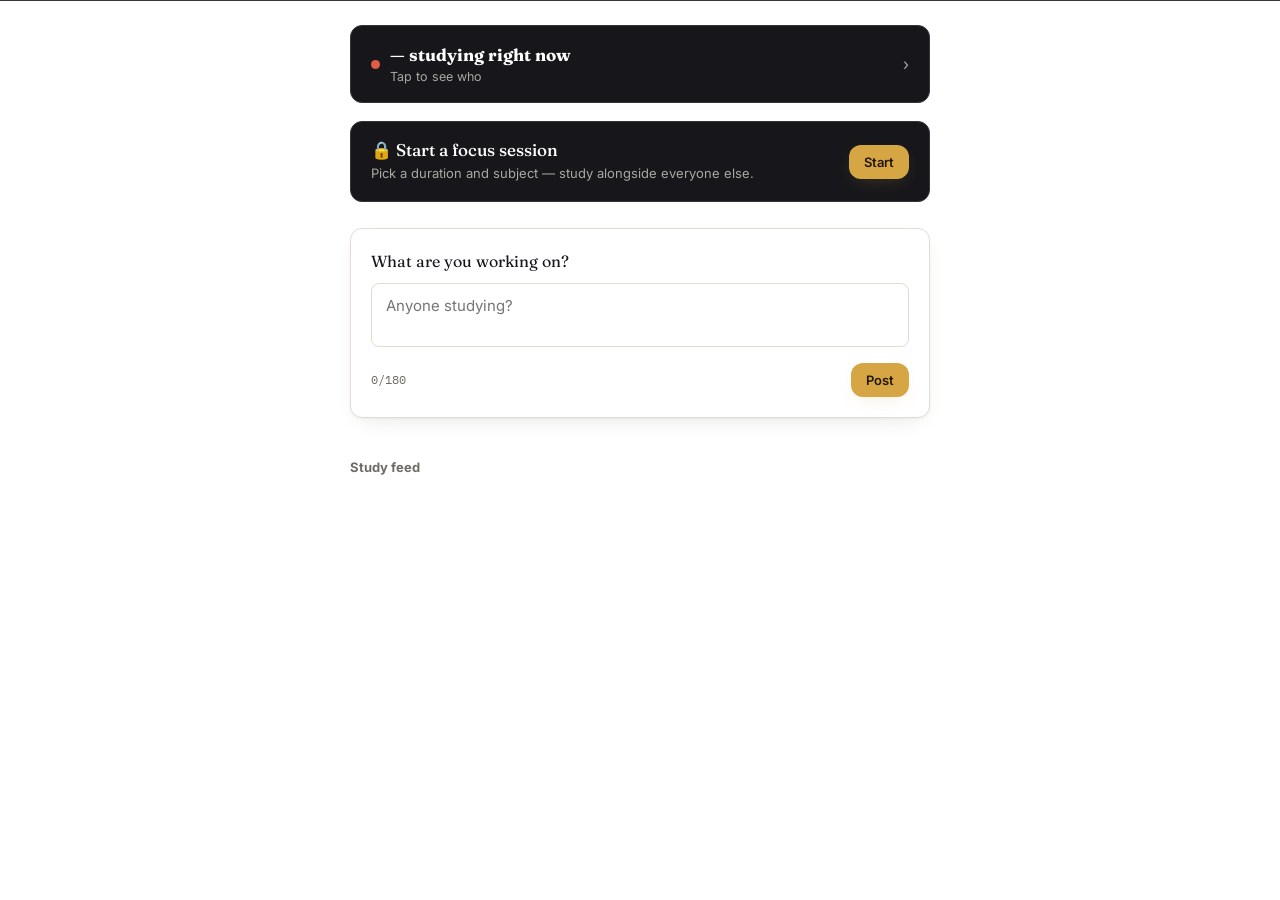
<file: hub.html>
<!doctype html>
<html lang="en">
<head>
<meta charset="UTF-8">
<meta name="viewport" content="width=device-width, initial-scale=1, viewport-fit=cover">
<title>Study Hub — Partners in Progress</title>
<link rel="icon" type="image/png" href="assets/favicon-32.png" sizes="32x32">
<link rel="icon" type="image/png" href="assets/favicon-192.png" sizes="192x192">
<link rel="apple-touch-icon" href="assets/apple-touch-icon.png">
<link rel="stylesheet" href="css/styles.css">
</head>
<body>

<div id="app-nav" class="app-nav"></div>

<main class="app-main">
  <div class="container" style="max-width: 620px;">

    <div id="announcement-slot"></div>

    <div class="live-strip" id="live-strip">
      <div class="left">
        <span class="live-dot"></span>
        <div>
          <div class="count" id="live-count">— studying right now</div>
          <div class="sub">Tap to see who</div>
        </div>
      </div>
      <span class="chevron">›</span>
    </div>

    <div class="focus-cta">
      <div>
        <h3>🔒 Start a focus session</h3>
        <p>Pick a duration and subject — study alongside everyone else.</p>
      </div>
      <button id="open-session-btn" class="btn btn-gold btn-sm">Start</button>
    </div>

    <div class="card card-pad composer">
      <label for="composer-input">What are you working on?</label>
      <textarea id="composer-input" maxlength="180" rows="2" placeholder="Anyone studying?"></textarea>
      <div class="composer-foot">
        <span class="char-count"><span id="char-count">0</span>/180</span>
        <button id="post-btn" class="btn btn-gold btn-sm">Post</button>
      </div>
    </div>

    <div class="quick-status-grid" id="quick-status-grid"></div>

    <div class="feed-heading">Study feed</div>
    <div id="feed-list" class="stagger"></div>
  </div>
</main>

<div id="bottom-nav" class="bottom-nav"></div>

<!-- LIVE LIST MODAL -->
<div class="modal-backdrop hidden" id="live-modal">
  <div class="modal-sheet">
    <div class="modal-head">
      <h3>Studying right now</h3>
      <button class="modal-close" data-close="live-modal">✕</button>
    </div>
    <div id="live-list"></div>
  </div>
</div>

<!-- START SESSION MODAL -->
<div class="modal-backdrop hidden" id="session-setup-modal">
  <div class="modal-sheet">
    <div class="modal-head">
      <h3>Start a focus session</h3>
      <button class="modal-close" data-close="session-setup-modal">✕</button>
    </div>
    <div class="field">
      <label>Duration</label>
      <div class="choice-grid" id="duration-choices">
        <div class="choice-pill" data-value="25">25 min</div>
        <div class="choice-pill" data-value="45">45 min</div>
        <div class="choice-pill" data-value="60">60 min</div>
        <div class="choice-pill" data-value="90">90 min</div>
      </div>
      <input type="number" id="custom-duration" placeholder="Custom minutes" min="1" max="240" style="margin-top:8px; display:none; width:100%; padding:12px 14px; border:1px solid var(--mist-line); border-radius:var(--r-sm);">
      <div class="field-hint"><a href="#" id="custom-duration-toggle">Use a custom duration</a></div>
    </div>
    <div class="field">
      <label for="session-subject">Subject</label>
      <select id="session-subject">
        <option>Biology</option>
        <option>Chemistry</option>
        <option>Physics</option>
        <option>Math</option>
        <option>English</option>
        <option>Other</option>
      </select>
    </div>
    <div class="field">
      <label for="session-goal">Goal</label>
      <input id="session-goal" type="text" placeholder="Finish Chapter 5">
    </div>
    <button id="start-session-btn" class="btn btn-gold btn-block">🔒 Start session</button>
  </div>
</div>

<!-- TIMER MODAL -->
<div class="modal-backdrop hidden" id="timer-modal">
  <div class="modal-sheet">
    <div class="modal-head">
      <h3>Focus session</h3>
      <button class="modal-close" data-close="timer-modal">✕</button>
    </div>
    <div class="timer-shell">
      <div class="timer-digits" id="timer-digits">00:00</div>
      <div class="timer-subject" id="timer-subject">SUBJECT</div>
      <div class="timer-goal" id="timer-goal"></div>
      <div class="timer-partners" id="timer-partners"></div>
    </div>
    <div class="timer-actions">
      <button id="timer-leave-btn" class="btn btn-line">Leave session</button>
    </div>
  </div>
</div>

<!-- SESSION COMPLETE MODAL -->
<div class="modal-backdrop hidden" id="complete-modal">
  <div class="modal-sheet center">
    <h2 style="margin-bottom: 10px;">Session complete ✅</h2>
    <p class="muted" id="complete-summary" style="margin-bottom: 20px;"></p>
    <div style="display:grid; gap:10px;">
      <button id="share-progress-btn" class="btn btn-gold btn-block">Share progress</button>
      <button id="start-another-btn" class="btn btn-line btn-block">Start another session</button>
    </div>
  </div>
</div>

<!-- REPORT MODAL -->
<div class="modal-backdrop hidden" id="report-modal">
  <div class="modal-sheet">
    <div class="modal-head">
      <h3>Report post</h3>
      <button class="modal-close" data-close="report-modal">✕</button>
    </div>
    <div class="field">
      <label for="report-reason">Reason</label>
      <select id="report-reason">
        <option value="spam">Spam</option>
        <option value="bullying">Bullying</option>
        <option value="inappropriate">Inappropriate content</option>
        <option value="off_topic">Off-topic</option>
        <option value="other">Other</option>
      </select>
    </div>
    <button id="submit-report-btn" class="btn btn-danger btn-block">Submit report</button>
  </div>
</div>

<script type="module" src="js/hub.js"></script>
</body>
</html>
</file>
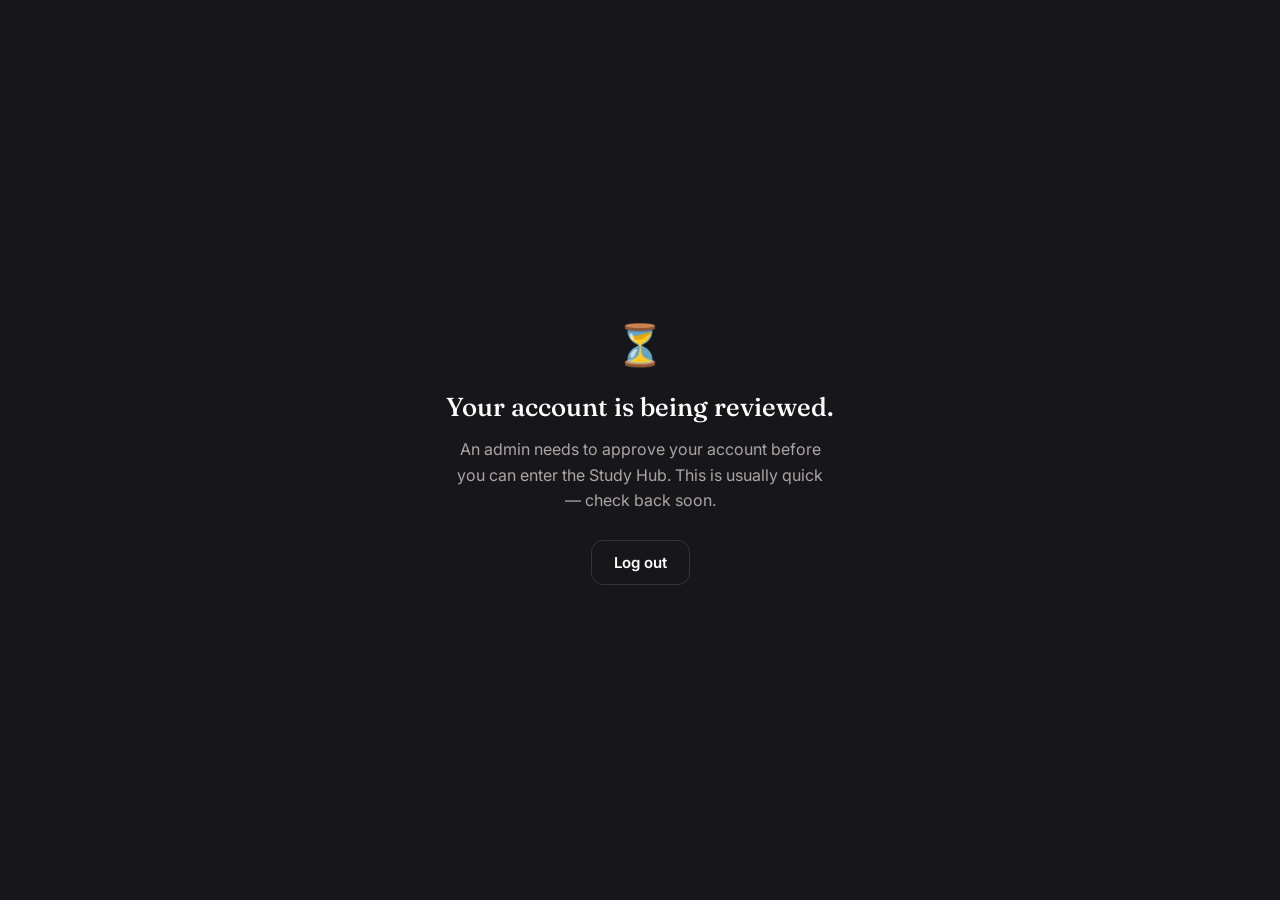
<file: pending.html>
<!doctype html>
<html lang="en">
<head>
<meta charset="UTF-8">
<meta name="viewport" content="width=device-width, initial-scale=1, viewport-fit=cover">
<title>Awaiting approval — Partners in Progress</title>
<link rel="icon" type="image/png" href="assets/favicon-32.png" sizes="32x32">
<link rel="icon" type="image/png" href="assets/favicon-192.png" sizes="192x192">
<link rel="apple-touch-icon" href="assets/apple-touch-icon.png">
<link rel="stylesheet" href="css/styles.css">
</head>
<body>

<div class="status-shell">
  <div>
    <div class="glyph">⏳</div>
    <h1>Your account is being reviewed.</h1>
    <p>An admin needs to approve your account before you can enter the Study Hub. This is usually quick — check back soon.</p>
    <button id="logout-btn" class="btn btn-line-on-ink">Log out</button>
  </div>
</div>

<script type="module">
  import { guardStatusPage, logout } from './js/app.js';

  guardStatusPage('pending');

  document.getElementById('logout-btn').addEventListener('click', logout);
</script>
</body>
</html>
</file>
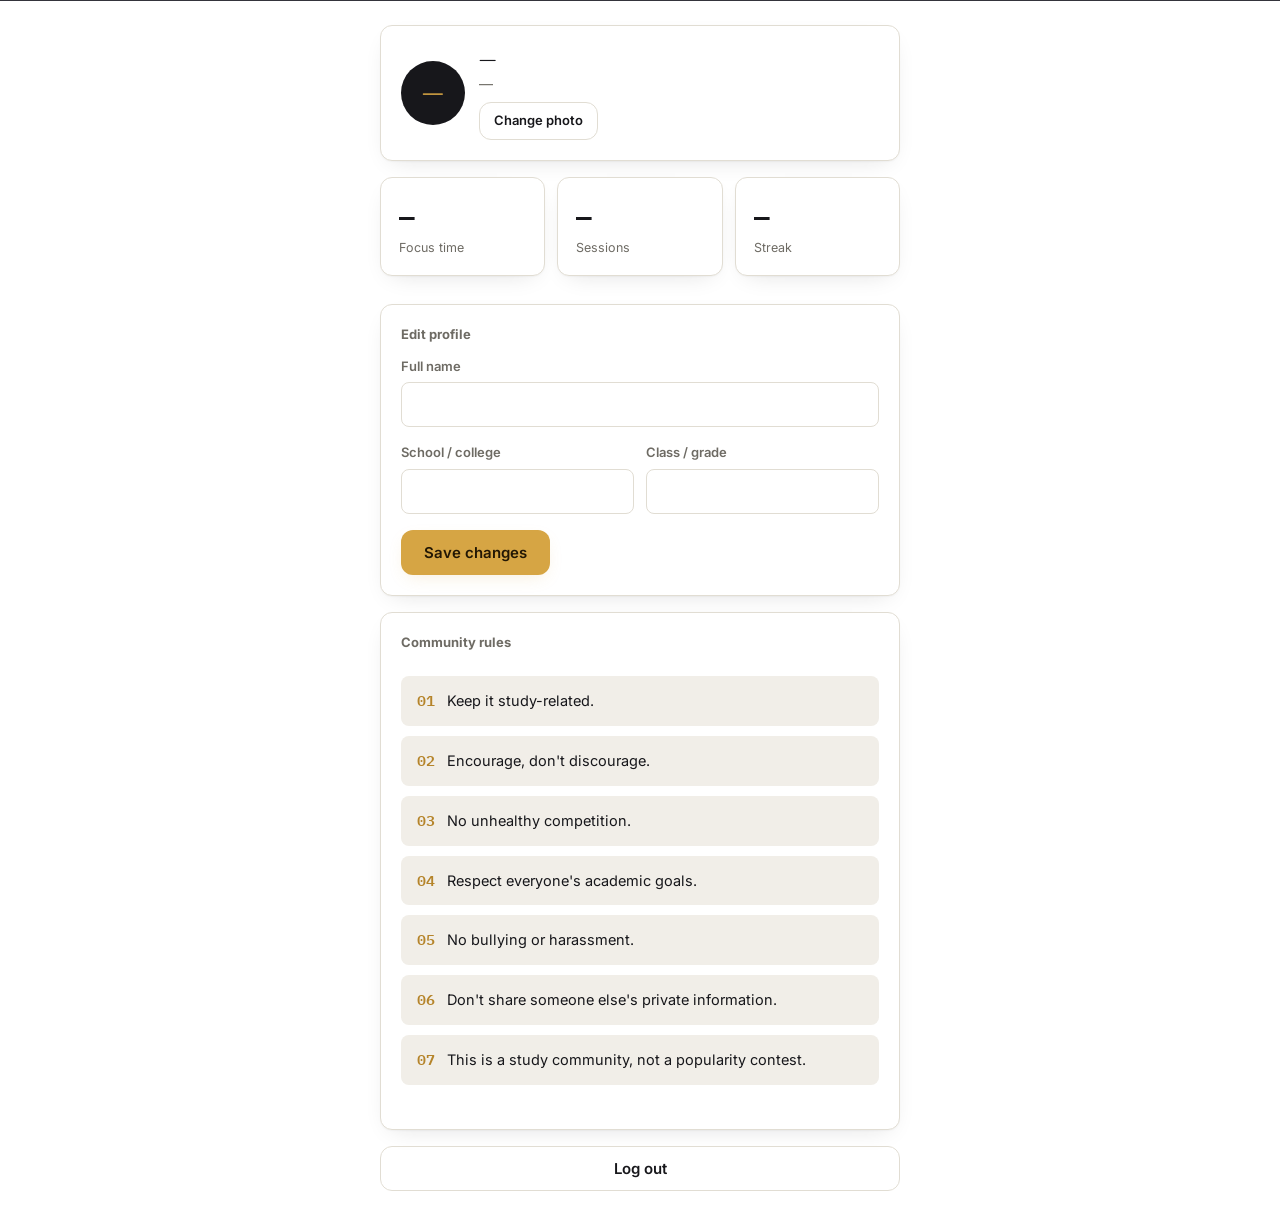
<file: profile.html>
<!doctype html>
<html lang="en">
<head>
<meta charset="UTF-8">
<meta name="viewport" content="width=device-width, initial-scale=1, viewport-fit=cover">
<title>Profile — Partners in Progress</title>
<link rel="icon" type="image/png" href="assets/favicon-32.png" sizes="32x32">
<link rel="icon" type="image/png" href="assets/favicon-192.png" sizes="192x192">
<link rel="apple-touch-icon" href="assets/apple-touch-icon.png">
<link rel="stylesheet" href="css/styles.css">
</head>
<body>

<div id="app-nav" class="app-nav"></div>

<main class="app-main">
  <div class="container" style="max-width: 560px;">

    <div class="card card-pad">
      <div class="profile-head">
        <div class="avatar-upload-row">
          <div class="profile-avatar" id="profile-avatar">—</div>
          <div>
            <h2 style="display:flex; align-items:center; gap:8px; flex-wrap:wrap;"><span id="profile-name">—</span><span id="profile-admin-badge"></span></h2>
            <div class="meta" id="profile-meta">—</div>
            <div class="avatar-upload-actions" style="margin-top:8px;">
              <label class="btn btn-sm btn-line" for="avatar-file-input" style="cursor:pointer;">Change photo</label>
              <button type="button" id="remove-avatar-btn" class="btn btn-sm btn-ghost hidden">Remove photo</button>
              <input type="file" id="avatar-file-input" accept="image/jpeg,image/png,image/webp,image/gif" class="hidden">
            </div>
          </div>
        </div>
      </div>
    </div>

    <div class="stat-grid" style="grid-template-columns: repeat(3, 1fr); margin-top: 16px;">
      <div class="card stat-card"><div class="num" id="p-time">—</div><div class="label">Focus time</div></div>
      <div class="card stat-card"><div class="num" id="p-sessions">—</div><div class="label">Sessions</div></div>
      <div class="card stat-card"><div class="num" id="p-streak">—</div><div class="label">Streak</div></div>
    </div>

    <div class="card card-pad" style="margin-top: 16px;">
      <div class="feed-heading" style="margin-top:0;">Edit profile</div>
      <form id="edit-form">
        <div class="field">
          <label for="edit-name">Full name</label>
          <input id="edit-name" type="text" required>
        </div>
        <div class="field-row">
          <div class="field">
            <label for="edit-school">School / college</label>
            <input id="edit-school" type="text" required>
          </div>
          <div class="field">
            <label for="edit-class">Class / grade</label>
            <input id="edit-class" type="text" required>
          </div>
        </div>
        <button type="submit" class="btn btn-gold">Save changes</button>
      </form>
    </div>

    <div class="card card-pad" style="margin-top: 16px;">
      <div class="feed-heading" style="margin-top:0;">Community rules</div>
      <ul class="rules-list">
        <li><span class="n">01</span> Keep it study-related.</li>
        <li><span class="n">02</span> Encourage, don't discourage.</li>
        <li><span class="n">03</span> No unhealthy competition.</li>
        <li><span class="n">04</span> Respect everyone's academic goals.</li>
        <li><span class="n">05</span> No bullying or harassment.</li>
        <li><span class="n">06</span> Don't share someone else's private information.</li>
        <li><span class="n">07</span> This is a study community, not a popularity contest.</li>
      </ul>
    </div>

    <button id="logout-btn" class="btn btn-line btn-block" style="margin-top: 16px;">Log out</button>
  </div>
</main>

<div id="bottom-nav" class="bottom-nav"></div>

<script type="module" src="js/profile.js"></script>
</body>
</html>
</file>
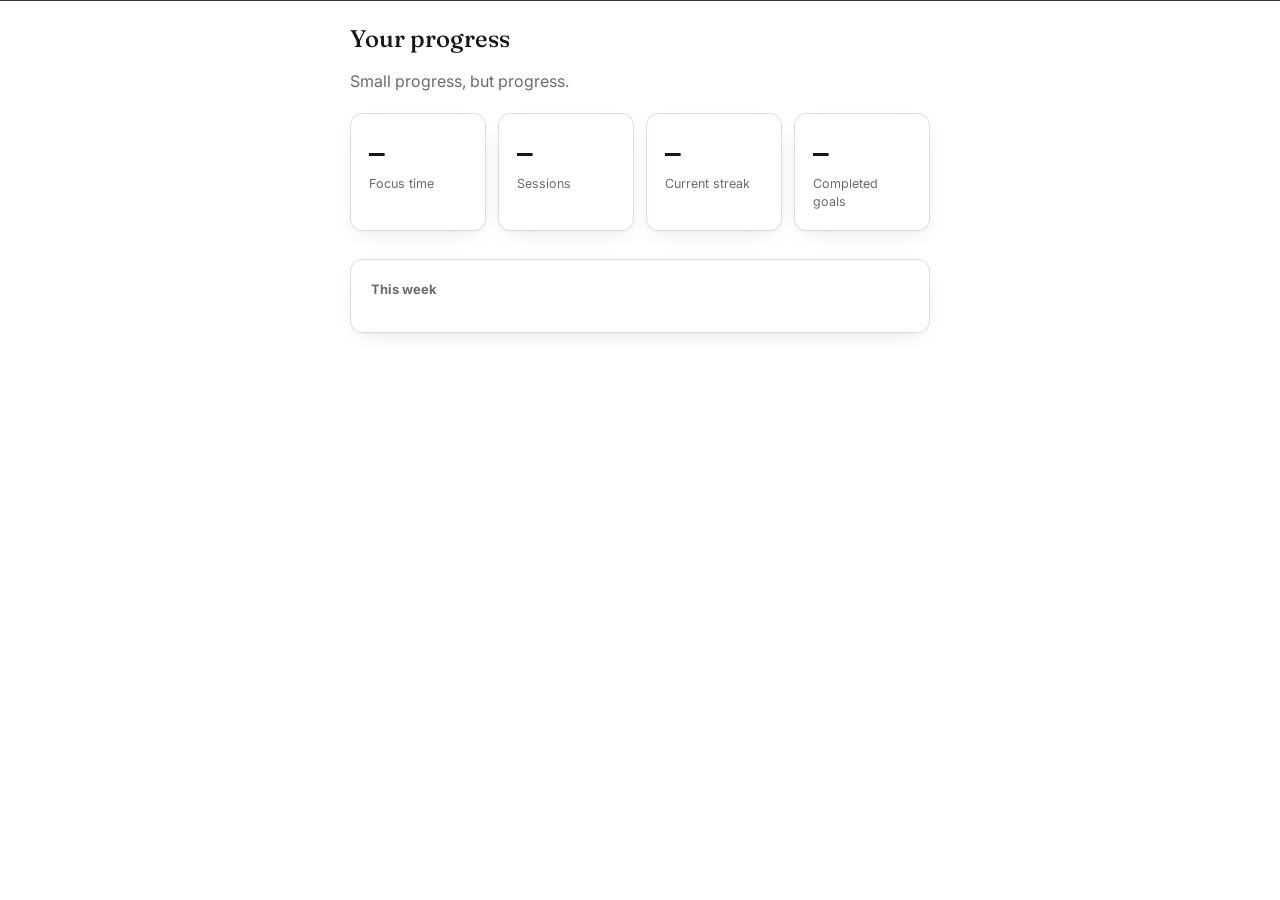
<file: progress.html>
<!doctype html>
<html lang="en">
<head>
<meta charset="UTF-8">
<meta name="viewport" content="width=device-width, initial-scale=1, viewport-fit=cover">
<title>Progress — Partners in Progress</title>
<link rel="icon" type="image/png" href="assets/favicon-32.png" sizes="32x32">
<link rel="icon" type="image/png" href="assets/favicon-192.png" sizes="192x192">
<link rel="apple-touch-icon" href="assets/apple-touch-icon.png">
<link rel="stylesheet" href="css/styles.css">
</head>
<body>

<div id="app-nav" class="app-nav"></div>

<main class="app-main">
  <div class="container" style="max-width: 620px;">
    <h2>Your progress</h2>
    <p class="muted">Small progress, but progress.</p>

    <div class="stat-grid stagger">
      <div class="card stat-card"><div class="num" id="stat-time">—</div><div class="label">Focus time</div></div>
      <div class="card stat-card"><div class="num" id="stat-sessions">—</div><div class="label">Sessions</div></div>
      <div class="card stat-card"><div class="num" id="stat-streak">—</div><div class="label">Current streak</div></div>
      <div class="card stat-card"><div class="num" id="stat-goals">—</div><div class="label">Completed goals</div></div>
    </div>

    <div class="card card-pad">
      <div class="feed-heading" style="margin-top:0;">This week</div>
      <div class="week-strip" id="week-strip"></div>
    </div>
  </div>
</main>

<div id="bottom-nav" class="bottom-nav"></div>

<script type="module" src="js/progress.js"></script>
</body>
</html>
</file>
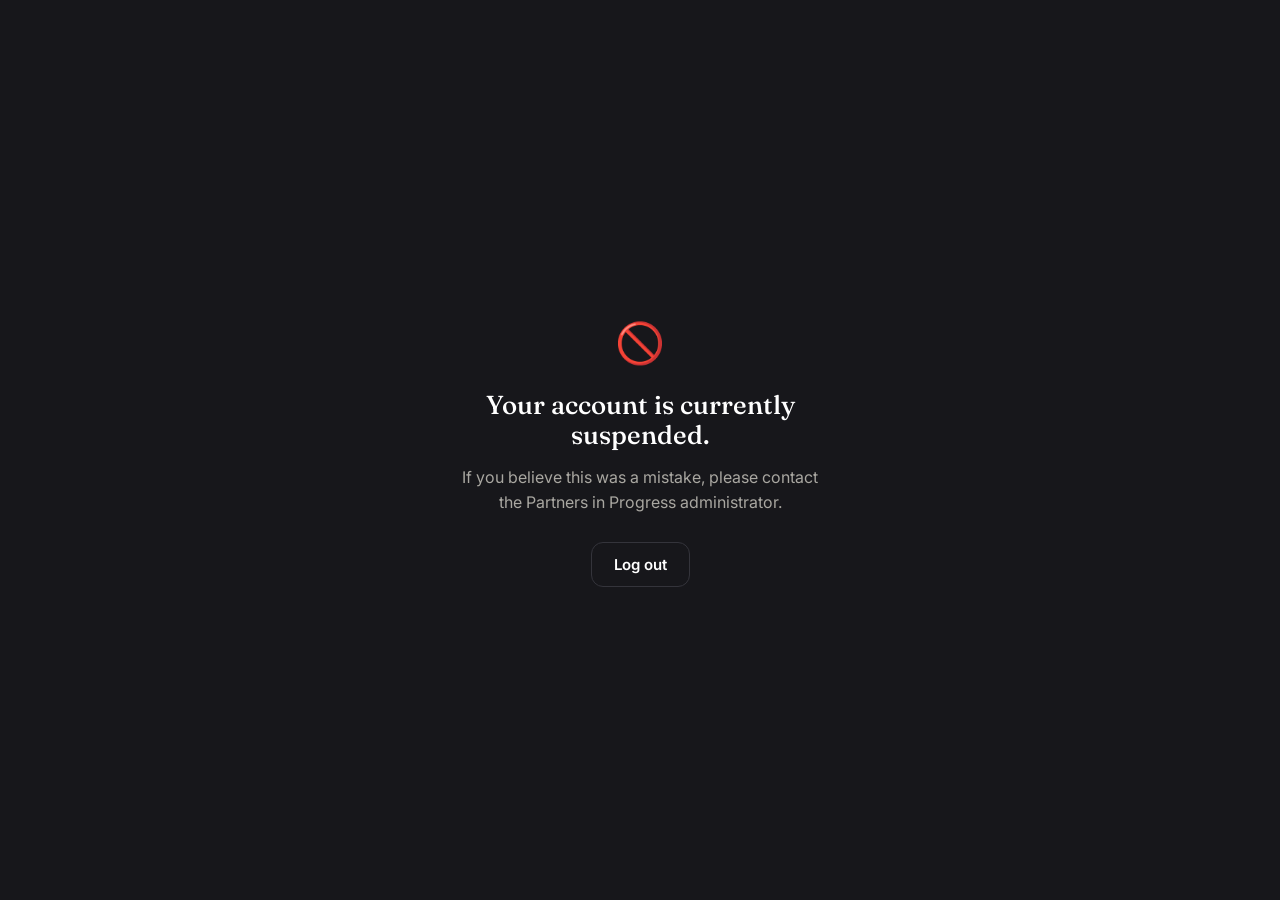
<file: suspended.html>
<!doctype html>
<html lang="en">
<head>
<meta charset="UTF-8">
<meta name="viewport" content="width=device-width, initial-scale=1, viewport-fit=cover">
<title>Account suspended — Partners in Progress</title>
<link rel="icon" type="image/png" href="assets/favicon-32.png" sizes="32x32">
<link rel="icon" type="image/png" href="assets/favicon-192.png" sizes="192x192">
<link rel="apple-touch-icon" href="assets/apple-touch-icon.png">
<link rel="stylesheet" href="css/styles.css">
</head>
<body>

<div class="status-shell">
  <div>
    <div class="glyph">🚫</div>
    <h1>Your account is currently suspended.</h1>
    <p>If you believe this was a mistake, please contact the Partners in Progress administrator.</p>
    <button id="logout-btn" class="btn btn-line-on-ink">Log out</button>
  </div>
</div>

<script type="module">
  import { guardStatusPage, logout } from './js/app.js';

  guardStatusPage('suspended');

  document.getElementById('logout-btn').addEventListener('click', logout);
</script>
</body>
</html>
</file>
<file: css/styles.css>
/* =========================================================================
   PARTNERS IN PROGRESS — DESIGN SYSTEM
   A quiet digital study room: desk lamp glow, notebook paper, warm gold ink.
   ========================================================================= */

@import url('https://fonts.googleapis.com/css2?family=Fraunces:ital,opsz,wght@0,9..144,400;0,9..144,500;0,9..144,600;1,9..144,500&family=Inter:wght@400;500;600;700&family=IBM+Plex+Mono:wght@500;600&display=swap');

:root {
  /* ---- color: the room ---- */
  --ink:        #17171B;   /* charcoal, night sky, primary dark */
  --ink-soft:   #232328;   /* card surfaces on dark sections */
  --ink-line:   #34343B;   /* hairlines on dark */
  --paper:      #FFFFFF;
  --mist:       #F1EEE8;   /* soft warm gray, notebook margin */
  --mist-line:  #E1DDD3;
  --text-dim:   #6E6B64;
  --text-on-ink-dim: #A9A7A1;

  --gold:       #D6A544;   /* the desk lamp */
  --gold-deep:  #B5842A;
  --gold-glow:  rgba(214, 165, 68, 0.22);

  --danger:     #C1503B;
  --danger-bg:  #FBEAE6;
  --ok:         #4C7A5B;
  --ok-bg:      #E9F1EC;

  /* ---- type ---- */
  --f-display: 'Fraunces', Georgia, serif;
  --f-body:    'Inter', -apple-system, sans-serif;
  --f-mono:    'IBM Plex Mono', ui-monospace, monospace;

  /* ---- shape ---- */
  --r-sm: 8px;
  --r-md: 12px;
  --r-lg: 20px;
  --shadow-card: 0 1px 2px rgba(23,23,27,0.04), 0 8px 24px -12px rgba(23,23,27,0.16);
  --shadow-pop:  0 12px 40px -12px rgba(23,23,27,0.35);

  color-scheme: light;
}

* { box-sizing: border-box; }
html { -webkit-text-size-adjust: 100%; }

body {
  margin: 0;
  font-family: var(--f-body);
  background: var(--paper);
  color: var(--ink);
  line-height: 1.5;
  -webkit-font-smoothing: antialiased;
}

img { max-width: 100%; display: block; }
button { font-family: inherit; }
a { color: inherit; }

:focus-visible {
  outline: 2px solid var(--gold-deep);
  outline-offset: 2px;
}

@media (prefers-reduced-motion: reduce) {
  *, *::before, *::after { animation-duration: 0.001ms !important; transition-duration: 0.001ms !important; }
}

.container {
  max-width: 1080px;
  margin: 0 auto;
  padding: 0 20px;
}

h1, h2, h3 { font-family: var(--f-display); margin: 0; line-height: 1.15; font-weight: 500; }

/* =========================================================================
   BUTTONS
   ========================================================================= */
.btn {
  display: inline-flex;
  align-items: center;
  justify-content: center;
  gap: 8px;
  padding: 12px 22px;
  border-radius: var(--r-md);
  border: 1px solid transparent;
  font-family: var(--f-body);
  font-weight: 600;
  font-size: 15px;
  cursor: pointer;
  text-decoration: none;
  transition: transform 0.18s cubic-bezier(.34,1.56,.64,1), box-shadow 0.18s ease, background 0.15s ease, border-color 0.15s ease;
  white-space: nowrap;
}
.btn:hover:not(:disabled) { transform: translateY(-2px); }
.btn:active:not(:disabled) { transform: translateY(0) scale(0.97); transition-duration: 0.08s; }
.btn-gold {
  background: var(--gold);
  color: #221704;
  box-shadow: 0 6px 18px -6px var(--gold-glow);
}
.btn-gold:hover { background: #dfae52; box-shadow: 0 10px 24px -8px var(--gold-glow); }
.btn-line {
  background: transparent;
  border-color: var(--mist-line);
  color: var(--ink);
}
.btn-line:hover { border-color: var(--ink); box-shadow: var(--shadow-card); }
.btn-line-on-ink {
  background: transparent;
  border-color: var(--ink-line);
  color: var(--paper);
}
.btn-line-on-ink:hover { border-color: var(--text-on-ink-dim); }
.btn-ghost {
  background: transparent;
  color: var(--text-dim);
  padding: 8px 12px;
}
.btn-ghost:hover { color: var(--ink); transform: translateY(-1px); }
.btn-danger { background: var(--danger); color: #fff; box-shadow: 0 6px 18px -6px rgba(193,80,59,0.35); }
.btn-danger:hover { background: #a8402d; box-shadow: 0 10px 24px -8px rgba(193,80,59,0.4); }
.btn-sm { padding: 8px 14px; font-size: 13px; }
.btn-block { width: 100%; }
.btn:disabled { opacity: 0.5; cursor: not-allowed; transform: none !important; box-shadow: none !important; }

@keyframes btn-pop {
  0% { transform: scale(1); }
  40% { transform: scale(1.06); }
  100% { transform: scale(1); }
}
.btn.is-success { animation: btn-pop 0.32s cubic-bezier(.34,1.56,.64,1); }

/* cards + pills gently lift/react — kept subtle, matches existing shadows */
.card, .overview-card { transition: transform 0.18s ease, box-shadow 0.18s ease, border-color 0.18s ease; }
.contact-card:hover { transform: translateY(-3px); box-shadow: var(--shadow-card); }
.overview-card:hover { transform: translateY(-2px); box-shadow: var(--shadow-card); }
.pill { transition: transform 0.15s ease; }

/* =========================================================================
   FORMS
   ========================================================================= */
.field { margin-bottom: 16px; text-align: left; }
.field label {
  display: block;
  font-size: 13px;
  font-weight: 600;
  color: var(--text-dim);
  margin-bottom: 6px;
}
.field input,
.field select,
.field textarea {
  width: 100%;
  padding: 12px 14px;
  border: 1px solid var(--mist-line);
  border-radius: var(--r-sm);
  font-family: var(--f-body);
  font-size: 15px;
  background: var(--paper);
  color: var(--ink);
}
.field input:focus,
.field select:focus,
.field textarea:focus {
  outline: none;
  border-color: var(--gold-deep);
  box-shadow: 0 0 0 3px var(--gold-glow);
}
.field-hint { font-size: 12px; color: var(--text-dim); margin-top: 6px; }
.field-row { display: flex; gap: 12px; }
.field-row .field { flex: 1; }

.form-error {
  background: var(--danger-bg);
  color: var(--danger);
  border-radius: var(--r-sm);
  padding: 10px 14px;
  font-size: 14px;
  margin-bottom: 16px;
  display: none;
}
.form-error.show { display: block; }

/* =========================================================================
   TOP NAV (app shell)
   ========================================================================= */
.app-nav {
  position: sticky;
  top: 0;
  z-index: 30;
  background: var(--ink);
  color: var(--paper);
  border-bottom: 1px solid var(--ink-line);
}
.app-nav-inner {
  max-width: 1080px;
  margin: 0 auto;
  padding: 0 20px;
  height: 60px;
  display: flex;
  align-items: center;
  justify-content: space-between;
  gap: 16px;
}
.brand {
  font-family: var(--f-display);
  font-size: 19px;
  font-weight: 600;
  text-decoration: none;
  color: var(--paper);
  display: flex;
  align-items: center;
  gap: 8px;
}
.brand-mark { color: var(--gold); font-size: 16px; }
.brand-mark-img { width: 26px; height: 26px; border-radius: 50%; object-fit: cover; flex-shrink: 0; }
.brand-mark-img-lg { width: 32px; height: 32px; }
.app-nav-links {
  display: none;
  gap: 4px;
}
.app-nav-links a {
  text-decoration: none;
  color: var(--text-on-ink-dim);
  font-size: 14px;
  font-weight: 600;
  padding: 8px 14px;
  border-radius: 999px;
}
.app-nav-links a.active,
.app-nav-links a:hover { color: var(--paper); background: var(--ink-soft); }
.nav-avatar {
  width: 34px; height: 34px;
  border-radius: 50%;
  background: var(--gold);
  color: #221704;
  display: flex; align-items: center; justify-content: center;
  font-weight: 700; font-size: 14px;
  text-decoration: none;
}
@media (min-width: 760px) {
  .app-nav-links { display: flex; }
  .bottom-nav { display: none !important; }
}

/* Bottom nav — mobile */
.bottom-nav {
  position: fixed;
  bottom: 0; left: 0; right: 0;
  z-index: 30;
  background: var(--ink);
  border-top: 1px solid var(--ink-line);
  display: flex;
  padding: 6px 6px calc(6px + env(safe-area-inset-bottom));
}
.bottom-nav a {
  flex: 1;
  text-decoration: none;
  color: var(--text-on-ink-dim);
  font-size: 11px;
  font-weight: 600;
  display: flex;
  flex-direction: column;
  align-items: center;
  gap: 3px;
  padding: 6px 0;
  border-radius: var(--r-sm);
}
.bottom-nav a .icon { font-size: 18px; }
.bottom-nav a.active { color: var(--gold); }

.app-main { padding: 24px 0 40px; min-height: 60vh; }
@media (max-width: 759px) { .app-main { padding-bottom: 88px; } }

/* =========================================================================
   CARDS
   ========================================================================= */
.card {
  background: var(--paper);
  border: 1px solid var(--mist-line);
  border-radius: var(--r-md);
  box-shadow: var(--shadow-card);
}
.card-pad { padding: 20px; }

/* =========================================================================
   LANDING PAGE
   ========================================================================= */
.hero {
  position: relative;
  background: var(--ink);
  color: var(--paper);
  overflow: hidden;
  padding: 84px 0 100px;
}
.hero::before {
  content: '';
  position: absolute;
  top: -180px; left: 50%;
  width: 900px; height: 900px;
  transform: translateX(-50%);
  background: radial-gradient(circle, var(--gold-glow) 0%, transparent 62%);
  pointer-events: none;
}
.hero-inner { position: relative; max-width: 640px; }
.eyebrow-mark { color: var(--gold); font-size: 22px; margin-bottom: 10px; }
.hero h1 {
  font-size: clamp(38px, 7vw, 60px);
  letter-spacing: -0.01em;
}
.hero .tagline {
  font-family: var(--f-display);
  font-style: italic;
  font-size: clamp(20px, 3vw, 26px);
  color: var(--gold);
  margin-top: 14px;
}
.hero p.desc {
  margin-top: 22px;
  font-size: 17px;
  color: var(--text-on-ink-dim);
  max-width: 480px;
  line-height: 1.65;
}
.hero-actions { margin-top: 32px; display: flex; gap: 12px; flex-wrap: wrap; }

.section { padding: 72px 0; }
.section-label {
  font-size: 13px;
  font-weight: 600;
  color: var(--gold-deep);
  margin-bottom: 10px;
}
.section h2 { font-size: clamp(26px, 4vw, 34px); max-width: 520px; }

.concept-grid {
  display: grid;
  grid-template-columns: 1fr;
  gap: 18px;
  margin-top: 40px;
}
@media (min-width: 700px) { .concept-grid { grid-template-columns: repeat(3, 1fr); } }
.concept-card { padding: 24px; }
.concept-card .glyph { font-size: 26px; margin-bottom: 14px; }
.concept-card h3 { font-size: 18px; margin-bottom: 8px; }
.concept-card p { margin: 0; color: var(--text-dim); font-size: 14.5px; }

.preview-feed {
  background: var(--mist);
  border-radius: var(--r-lg);
  padding: 28px;
  margin-top: 40px;
  display: grid;
  gap: 14px;
}
.preview-post {
  background: var(--paper);
  border-radius: var(--r-md);
  padding: 16px 18px;
  border: 1px solid var(--mist-line);
}
.preview-post .tag { font-size: 13px; font-weight: 700; color: var(--gold-deep); margin-bottom: 4px; }
.preview-post p { margin: 0; font-size: 15px; }

.cta-band {
  background: var(--ink);
  color: var(--paper);
  text-align: left;
  padding: 72px 0;
}
.cta-band h2 { color: var(--paper); font-size: clamp(28px, 5vw, 42px); }
.cta-band .btn { margin-top: 24px; }

.landing-footer {
  padding: 32px 0;
  font-size: 13px;
  color: var(--text-dim);
  text-align: center;
}

/* ---- hero logo + share ---- */
.hero-logo-row { display: flex; align-items: center; gap: 12px; margin-bottom: 18px; }
.hero-logo-row img { width: 44px; height: 44px; border-radius: 50%; object-fit: cover; }
.hero-actions { align-items: center; }
.share-btn {
  display: inline-flex; align-items: center; gap: 8px;
  background: transparent; border: 1px solid var(--ink-line); color: var(--paper);
  padding: 12px 18px; border-radius: var(--r-sm); font-family: var(--f-body);
  font-weight: 600; font-size: 15px; cursor: pointer;
}
.share-btn:hover { border-color: var(--text-on-ink-dim); }

/* ---- contact section ---- */
.contact-grid {
  display: grid;
  grid-template-columns: 1fr;
  gap: 14px;
  margin-top: 40px;
}
@media (min-width: 700px) { .contact-grid { grid-template-columns: repeat(3, 1fr); } }
.contact-card {
  padding: 22px;
  text-decoration: none;
  color: inherit;
  display: block;
  transition: border-color 0.15s;
}
.contact-card:hover { border-color: var(--gold-deep); }
.contact-card .glyph { font-size: 24px; margin-bottom: 12px; }
.contact-card .glyph-logo {
  width: 40px;
  height: 40px;
  margin-bottom: 12px;
  border-radius: 50%;
  overflow: hidden;
  box-shadow: 0 1px 2px rgba(23,23,27,0.08);
  transition: transform 0.18s cubic-bezier(.34,1.56,.64,1);
}
.contact-card .glyph-logo img { width: 100%; height: 100%; object-fit: cover; display: block; }
.contact-card:hover .glyph-logo { transform: scale(1.08) rotate(-4deg); }
.contact-card h3 { font-size: 16px; margin-bottom: 6px; }
.contact-card p { margin: 0; color: var(--text-dim); font-size: 14px; }
.contact-card .go { display: inline-block; margin-top: 10px; font-size: 13px; font-weight: 700; color: var(--gold-deep); }

/* ---- join-group form (inside modal) ---- */
.join-note {
  background: var(--mist);
  border-radius: var(--r-sm);
  padding: 12px 14px;
  font-size: 13px;
  color: var(--text-dim);
  margin-bottom: 18px;
  line-height: 1.5;
}
.join-note strong { color: var(--ink); }

/* =========================================================================
   AUTH
   ========================================================================= */
.auth-shell {
  min-height: 100vh;
  display: flex;
  align-items: center;
  justify-content: center;
  background: var(--mist);
  padding: 32px 16px;
}
.auth-card {
  width: 100%;
  max-width: 420px;
  background: var(--paper);
  border-radius: var(--r-lg);
  box-shadow: var(--shadow-pop);
  padding: 36px 30px;
}
.auth-brand { text-align: center; margin-bottom: 22px; }
.auth-brand a { text-decoration: none; color: var(--ink); font-family: var(--f-display); font-size: 20px; font-weight: 600; display: inline-flex; align-items: center; gap: 10px; }
.auth-tabs {
  display: flex;
  background: var(--mist);
  border-radius: var(--r-sm);
  padding: 4px;
  margin-bottom: 24px;
}
.auth-tab {
  flex: 1;
  text-align: center;
  padding: 9px;
  border-radius: 6px;
  font-size: 14px;
  font-weight: 600;
  color: var(--text-dim);
  cursor: pointer;
  background: none;
  border: none;
}
.auth-tab.active { background: var(--paper); color: var(--ink); box-shadow: var(--shadow-card); }
.auth-panel { display: none; }
.auth-panel.active { display: block; }
.auth-switch { text-align: center; font-size: 13.5px; color: var(--text-dim); margin-top: 18px; }
.auth-switch a { color: var(--gold-deep); font-weight: 600; text-decoration: none; }

/* =========================================================================
   STATUS SCREENS (pending / suspended)
   ========================================================================= */
.status-shell {
  min-height: 100vh;
  display: flex;
  align-items: center;
  justify-content: center;
  background: var(--ink);
  color: var(--paper);
  padding: 32px 16px;
  text-align: center;
}
.status-shell .glyph { font-size: 40px; margin-bottom: 18px; }
.status-shell h1 { color: var(--paper); font-size: 26px; max-width: 420px; }
.status-shell p { color: var(--text-on-ink-dim); max-width: 380px; margin: 14px auto 26px; line-height: 1.6; }

/* =========================================================================
   STUDY HUB
   ========================================================================= */
.live-strip {
  background: var(--ink);
  color: var(--paper);
  border-radius: var(--r-md);
  padding: 16px 20px;
  display: flex;
  align-items: center;
  justify-content: space-between;
  gap: 12px;
  cursor: pointer;
  margin-bottom: 18px;
  border: 1px solid var(--ink-line);
}
.live-strip .left { display: flex; align-items: center; gap: 10px; }
.live-dot {
  width: 9px; height: 9px; border-radius: 50%;
  background: #e15b46;
  box-shadow: 0 0 0 0 rgba(225,91,70,0.6);
  animation: pulse 2s infinite;
}
@keyframes pulse {
  0% { box-shadow: 0 0 0 0 rgba(225,91,70,0.5); }
  70% { box-shadow: 0 0 0 8px rgba(225,91,70,0); }
  100% { box-shadow: 0 0 0 0 rgba(225,91,70,0); }
}
.live-strip .count { font-weight: 700; font-family: var(--f-display); font-size: 17px; }
.live-strip .sub { font-size: 12.5px; color: var(--text-on-ink-dim); }
.live-strip .chevron { color: var(--text-on-ink-dim); }

.announce-card {
  background: linear-gradient(135deg, #fbf3e0, #f6ead0);
  border: 1px solid #ecd9a8;
  border-radius: var(--r-md);
  padding: 16px 18px;
  margin-bottom: 18px;
}
.announce-card .tag { font-size: 12px; font-weight: 700; color: var(--gold-deep); margin-bottom: 4px; }
.announce-card h4 { margin: 0 0 4px; font-family: var(--f-display); font-size: 16px; }
.announce-card p { margin: 0; font-size: 14px; color: #574321; }

.composer { margin-bottom: 18px; }
.composer label { font-family: var(--f-display); font-size: 16px; display: block; margin-bottom: 10px; }
.composer textarea {
  width: 100%;
  resize: none;
  border: 1px solid var(--mist-line);
  border-radius: var(--r-sm);
  padding: 12px 14px;
  font-family: var(--f-body);
  font-size: 15px;
  min-height: 64px;
}
.composer textarea:focus { outline: none; border-color: var(--gold-deep); box-shadow: 0 0 0 3px var(--gold-glow); }
.composer-foot { display: flex; align-items: center; justify-content: space-between; margin-top: 10px; }
.char-count { font-size: 12px; color: var(--text-dim); font-family: var(--f-mono); }

.quick-status-grid {
  display: grid;
  grid-template-columns: repeat(2, 1fr);
  gap: 8px;
  margin: 14px 0 22px;
}
@media (min-width: 560px) { .quick-status-grid { grid-template-columns: repeat(4, 1fr); } }
.quick-status-btn {
  background: var(--mist);
  border: 1px solid var(--mist-line);
  border-radius: var(--r-sm);
  padding: 10px 8px;
  font-size: 12.5px;
  font-weight: 600;
  text-align: center;
  cursor: pointer;
  color: var(--ink);
}
.quick-status-btn:hover { border-color: var(--gold-deep); background: #fff; }

.focus-cta {
  background: var(--ink);
  color: var(--paper);
  border-radius: var(--r-md);
  padding: 18px 20px;
  display: flex;
  align-items: center;
  justify-content: space-between;
  gap: 14px;
  margin-bottom: 26px;
  border: 1px solid var(--ink-line);
}
.focus-cta div h3 { color: var(--paper); font-size: 17px; }
.focus-cta div p { margin: 4px 0 0; color: var(--text-on-ink-dim); font-size: 13px; }

.feed-heading { font-size: 13px; font-weight: 700; color: var(--text-dim); text-transform: none; margin: 22px 0 12px; }

.post-card {
  padding: 16px 18px;
  display: flex;
  gap: 12px;
  margin-bottom: 10px;
}
.post-avatar {
  width: 38px; height: 38px; min-width: 38px;
  border-radius: 50%;
  background: var(--mist);
  color: var(--ink);
  display: flex; align-items: center; justify-content: center;
  font-weight: 700; font-size: 14px;
  font-family: var(--f-display);
  overflow: hidden;
}
.post-body { flex: 1; min-width: 0; }
.post-meta { display: flex; align-items: baseline; gap: 6px; flex-wrap: wrap; font-size: 13px; }
.post-name { font-weight: 700; }
.post-school { color: var(--text-dim); }
.post-time { color: var(--text-dim); margin-left: auto; font-size: 12px; }
.post-tag {
  display: inline-block;
  font-size: 11px;
  font-weight: 700;
  color: var(--gold-deep);
  background: var(--gold-glow);
  padding: 2px 8px;
  border-radius: 999px;
  margin: 6px 0;
}
.post-message { margin: 4px 0 10px; font-size: 15px; line-height: 1.5; }
.post-actions { display: flex; align-items: center; gap: 4px; flex-wrap: wrap; }
.reaction-btn {
  background: var(--mist);
  border: 1px solid transparent;
  border-radius: 999px;
  padding: 5px 10px;
  font-size: 13px;
  cursor: pointer;
  display: inline-flex;
  align-items: center;
  gap: 4px;
}
.reaction-btn.active { background: var(--gold-glow); border-color: var(--gold-deep); }
.reaction-btn .n { font-family: var(--f-mono); font-size: 11px; color: var(--text-dim); }
.post-more-btn { margin-left: auto; background: none; border: none; color: var(--text-dim); cursor: pointer; font-size: 18px; padding: 4px 8px; }

.empty-state { text-align: center; padding: 48px 20px; color: var(--text-dim); }
.empty-state .glyph { font-size: 30px; margin-bottom: 10px; }

/* =========================================================================
   FOCUS SESSION MODAL / TIMER
   ========================================================================= */
.modal-backdrop {
  position: fixed; inset: 0;
  background: rgba(23,23,27,0.6);
  z-index: 50;
  display: flex;
  align-items: flex-end;
  justify-content: center;
}
@media (min-width: 620px) { .modal-backdrop { align-items: center; } }
.modal-sheet {
  background: var(--paper);
  width: 100%;
  max-width: 480px;
  border-radius: 22px 22px 0 0;
  padding: 26px 24px calc(26px + env(safe-area-inset-bottom));
  max-height: 88vh;
  overflow-y: auto;
}
@media (min-width: 620px) { .modal-sheet { border-radius: var(--r-lg); } }
.modal-head { display: flex; align-items: center; justify-content: space-between; margin-bottom: 18px; }
.modal-head h3 { font-size: 19px; }
.modal-close { background: none; border: none; font-size: 20px; color: var(--text-dim); cursor: pointer; }

.choice-grid { display: grid; grid-template-columns: repeat(4, 1fr); gap: 8px; }
.choice-pill {
  border: 1px solid var(--mist-line);
  border-radius: var(--r-sm);
  padding: 10px 6px;
  text-align: center;
  font-size: 13px;
  font-weight: 600;
  cursor: pointer;
  background: var(--paper);
}
.choice-pill.selected { border-color: var(--gold-deep); background: var(--gold-glow); }

.timer-shell {
  background: var(--ink);
  color: var(--paper);
  border-radius: var(--r-lg);
  padding: 40px 24px;
  text-align: center;
}
.timer-digits {
  font-family: var(--f-mono);
  font-size: clamp(52px, 14vw, 72px);
  font-weight: 600;
  letter-spacing: -0.02em;
  color: var(--paper);
}
.timer-subject { color: var(--gold); font-weight: 700; letter-spacing: 0.04em; margin-top: 6px; font-size: 15px; }
.timer-goal { color: var(--text-on-ink-dim); margin-top: 4px; font-size: 14px; }
.timer-partners { margin-top: 20px; font-size: 13.5px; color: var(--text-on-ink-dim); }
.timer-partners strong { color: var(--paper); }
.timer-actions { margin-top: 26px; display: flex; gap: 10px; justify-content: center; }

.session-row { display: flex; align-items: center; gap: 10px; padding: 10px 0; border-bottom: 1px solid var(--mist-line); font-size: 14px; }
.session-row:last-child { border-bottom: none; }
.session-row .who { font-weight: 600; }
.session-row .subj { color: var(--gold-deep); }
.session-row .time { margin-left: auto; color: var(--text-dim); font-family: var(--f-mono); font-size: 12.5px; }

/* =========================================================================
   PROGRESS PAGE
   ========================================================================= */
.stat-grid {
  display: grid;
  grid-template-columns: repeat(2, 1fr);
  gap: 12px;
  margin: 20px 0 28px;
}
@media (min-width: 560px) { .stat-grid { grid-template-columns: repeat(4, 1fr); } }
.stat-card { padding: 18px; }
.stat-card .num { font-family: var(--f-mono); font-size: 26px; font-weight: 600; color: var(--ink); }
.stat-card .label { font-size: 12.5px; color: var(--text-dim); margin-top: 4px; }

.week-strip { display: flex; gap: 8px; margin-top: 10px; }
.week-day { flex: 1; text-align: center; }
.week-day .bar-track { height: 84px; background: var(--mist); border-radius: 6px; display: flex; align-items: flex-end; overflow: hidden; }
.week-day .bar-fill { width: 100%; background: var(--gold); border-radius: 6px 6px 0 0; }
.week-day .d { font-size: 11px; color: var(--text-dim); margin-top: 6px; }

/* =========================================================================
   PROFILE PAGE
   ========================================================================= */
.profile-head { display: flex; align-items: center; gap: 16px; }
.profile-avatar {
  width: 64px; height: 64px; border-radius: 50%;
  background: var(--ink); color: var(--gold);
  display: flex; align-items: center; justify-content: center;
  font-family: var(--f-display); font-size: 26px; font-weight: 600;
  overflow: hidden;
  position: relative;
  flex: none;
}
.profile-head h2 { font-size: 21px; }
.profile-head .meta { color: var(--text-dim); font-size: 14px; margin-top: 3px; }

/* =========================================================================
   RULES PAGE
   ========================================================================= */
.rules-list { list-style: none; padding: 0; margin: 24px 0; display: grid; gap: 10px; }
.rules-list li {
  display: flex; gap: 12px; align-items: flex-start;
  background: var(--mist); border-radius: var(--r-sm); padding: 14px 16px; font-size: 14.5px;
}
.rules-list .n { font-family: var(--f-mono); color: var(--gold-deep); font-weight: 600; }

/* =========================================================================
   ADMIN
   ========================================================================= */
.admin-shell { display: flex; min-height: 100vh; }
.admin-sidebar {
  width: 220px;
  background: var(--ink);
  color: var(--paper);
  padding: 20px 14px;
  flex-shrink: 0;
  display: none;
}
@media (min-width: 860px) { .admin-sidebar { display: block; } }
.admin-sidebar .brand { margin-bottom: 26px; padding: 0 10px; }
.admin-sidebar nav { display: grid; gap: 2px; }
.admin-sidebar a {
  display: flex; align-items: center; gap: 10px;
  text-decoration: none; color: var(--text-on-ink-dim);
  padding: 10px 12px; border-radius: var(--r-sm); font-size: 14px; font-weight: 600;
}
.admin-sidebar a.active, .admin-sidebar a:hover { background: var(--ink-soft); color: var(--paper); }
.admin-badge {
  display: inline-block; background: var(--gold); color: #221704;
  font-size: 10px; font-weight: 700; letter-spacing: 0.04em;
  padding: 2px 8px; border-radius: 999px; margin-left: 8px; vertical-align: middle;
}
.admin-main { flex: 1; min-width: 0; }
.admin-topbar {
  background: var(--paper); border-bottom: 1px solid var(--mist-line);
  padding: 16px 24px; display: flex; align-items: center; justify-content: space-between; position: sticky; top: 0; z-index: 10;
}
.admin-topbar h1 { font-size: 20px; }
.admin-content { padding: 24px; max-width: 1080px; }
.admin-mobile-tabs { display: flex; overflow-x: auto; gap: 6px; padding: 12px 16px; background: var(--ink); }
.admin-mobile-tabs a { flex-shrink: 0; text-decoration: none; color: var(--text-on-ink-dim); font-size: 13px; font-weight: 600; padding: 7px 12px; border-radius: 999px; }
.admin-mobile-tabs a.active { background: var(--gold); color: #221704; }
@media (min-width: 860px) { .admin-mobile-tabs { display: none; } }

.overview-grid { display: grid; grid-template-columns: repeat(2, 1fr); gap: 12px; }
@media (min-width: 700px) { .overview-grid { grid-template-columns: repeat(5, 1fr); } }
.overview-card { padding: 18px; }
.overview-card .num { font-family: var(--f-mono); font-size: 24px; font-weight: 600; }
.overview-card .label { font-size: 12px; color: var(--text-dim); margin-top: 4px; }

.admin-toolbar { display: flex; gap: 10px; align-items: center; margin: 20px 0 14px; flex-wrap: wrap; }
.admin-toolbar input[type="search"] {
  flex: 1; min-width: 180px; padding: 10px 14px; border: 1px solid var(--mist-line); border-radius: var(--r-sm); font-size: 14px;
}

table.admin-table { width: 100%; border-collapse: collapse; background: var(--paper); border-radius: var(--r-md); overflow: hidden; box-shadow: var(--shadow-card); }
table.admin-table th, table.admin-table td { padding: 12px 14px; text-align: left; font-size: 13.5px; border-bottom: 1px solid var(--mist-line); }
table.admin-table th { color: var(--text-dim); font-weight: 600; font-size: 12px; text-transform: uppercase; letter-spacing: 0.03em; }
table.admin-table tr:last-child td { border-bottom: none; }
.admin-table-scroll { overflow-x: auto; }

.pill { display: inline-block; padding: 3px 10px; border-radius: 999px; font-size: 11.5px; font-weight: 700; }
.pill-pending { background: #FBF0DC; color: #935B0D; }
.pill-approved { background: var(--ok-bg); color: var(--ok); }
.pill-suspended { background: var(--danger-bg); color: var(--danger); }
.pill-open { background: var(--danger-bg); color: var(--danger); }
.pill-reviewed, .pill-dismissed { background: var(--mist); color: var(--text-dim); }
.pill-admin { background: var(--gold-glow); color: var(--gold-deep); }
.pill-student { background: var(--mist); color: var(--text-dim); }
.name-badge { display: inline-flex; align-items: center; gap: 3px; padding: 2px 8px; border-radius: 999px; font-size: 10.5px; font-weight: 800; letter-spacing: 0.02em; background: var(--gold-glow); color: var(--gold-deep); vertical-align: middle; }
.nav-avatar { position: relative; overflow: hidden; }
.nav-avatar.is-admin::after {
  content: '★';
  position: absolute;
  bottom: -3px; right: -3px;
  width: 15px; height: 15px;
  border-radius: 50%;
  background: var(--gold);
  color: #221704;
  font-size: 9px;
  display: flex; align-items: center; justify-content: center;
  border: 1.5px solid var(--ink);
}
.avatar-img { width: 100%; height: 100%; object-fit: cover; display: block; border-radius: inherit; }
.table-avatar {
  width: 28px; height: 28px; min-width: 28px; border-radius: 50%; overflow: hidden;
  background: var(--mist); color: var(--ink);
  display: inline-flex; align-items: center; justify-content: center;
  font-weight: 700; font-size: 11px; font-family: var(--f-display);
  vertical-align: middle; margin-right: 8px;
}
.table-name { display: inline-flex; align-items: center; }
.session-row .table-avatar { margin-right: 6px; }

/* ---- profile avatar upload controls ---- */
.avatar-upload-row { display: flex; align-items: center; gap: 14px; }
.avatar-upload-actions { display: flex; gap: 8px; flex-wrap: wrap; }
.profile-avatar.uploading { opacity: 0.55; }
.profile-avatar .avatar-spinner {
  position: absolute; inset: 0; display: flex; align-items: center; justify-content: center;
  background: rgba(23,23,27,0.35); color: var(--paper); font-size: 11px;
}

.row-actions { display: flex; gap: 6px; flex-wrap: wrap; }

/* =========================================================================
   TOASTS
   ========================================================================= */
.toast-stack { position: fixed; bottom: 84px; left: 50%; transform: translateX(-50%); z-index: 80; display: grid; gap: 8px; width: calc(100% - 32px); max-width: 380px; }
@media (min-width: 760px) { .toast-stack { bottom: 24px; } }
.toast {
  background: var(--ink); color: var(--paper);
  padding: 12px 16px; border-radius: var(--r-sm);
  font-size: 13.5px; box-shadow: var(--shadow-pop);
  display: flex; align-items: center; gap: 8px;
  animation: toast-in 0.22s cubic-bezier(.34,1.56,.64,1);
}
@keyframes toast-in {
  from { opacity: 0; transform: translateY(8px) scale(0.97); }
  to { opacity: 1; transform: translateY(0) scale(1); }
}

/* =========================================================================
   FLOATING CREDIT PILL
   Small, unobtrusive signature element — collapsed by default, expands on
   hover/click/focus to reveal the full credit. Sits above the mobile
   bottom-nav and respects the safe-area inset; never blocks it.
   ========================================================================= */
.credit-pill {
  position: fixed;
  right: 16px;
  bottom: calc(16px + env(safe-area-inset-bottom));
  z-index: 40;
  display: inline-flex;
  align-items: center;
  gap: 8px;
  max-width: 40px;
  padding: 9px 12px;
  border-radius: 999px;
  background: var(--ink);
  color: var(--text-on-ink-dim);
  font-size: 12px;
  font-weight: 600;
  text-decoration: none;
  box-shadow: var(--shadow-pop);
  overflow: hidden;
  white-space: nowrap;
  cursor: pointer;
  border: none;
  font-family: var(--f-body);
  transition: max-width 0.32s cubic-bezier(.34,1.1,.4,1), transform 0.18s ease, box-shadow 0.18s ease;
}
.credit-pill .credit-pill-glyph { font-size: 14px; flex: none; }
.credit-pill .credit-pill-text { opacity: 0; transition: opacity 0.18s ease 0.05s; }
.credit-pill.expanded,
.credit-pill:hover,
.credit-pill:focus-visible {
  max-width: 320px;
  transform: translateY(-2px);
}
.credit-pill.expanded .credit-pill-text,
.credit-pill:hover .credit-pill-text,
.credit-pill:focus-visible .credit-pill-text { opacity: 1; }
.credit-pill .credit-pill-text strong { color: var(--paper); }
.credit-pill .credit-pill-tag { color: var(--gold); font-style: italic; margin-left: 4px; }
@media (max-width: 759px) {
  body:has(.bottom-nav) .credit-pill { bottom: calc(70px + env(safe-area-inset-bottom)); }
}

/* =========================================================================
   MISC
   ========================================================================= */
.loading-dot { display: inline-block; width: 6px; height: 6px; border-radius: 50%; background: currentColor; animation: blink 1.2s infinite ease-in-out; }
@keyframes blink { 0%, 80%, 100% { opacity: 0.2; } 40% { opacity: 1; } }
.muted { color: var(--text-dim); }
.mt-0 { margin-top: 0; }
.center { text-align: center; }
.hidden { display: none !important; }

/* =========================================================================
   ENTRANCE / STAGGER
   Applied to a container (.stagger) whose direct children should settle
   into place on first render — feed posts, stat tiles, concept cards, admin
   rows. Pure CSS: plays automatically when a child is inserted, so it works
   for both server-rendered and JS-appended content with no extra wiring.
   Reduced-motion is already handled globally at the top of this file.
   ========================================================================= */
@keyframes fade-up {
  from { opacity: 0; transform: translateY(10px); }
  to   { opacity: 1; transform: translateY(0); }
}
.stagger > * { animation: fade-up 0.42s cubic-bezier(.22,1,.36,1) both; }
.stagger > *:nth-child(1) { animation-delay: 0.02s; }
.stagger > *:nth-child(2) { animation-delay: 0.06s; }
.stagger > *:nth-child(3) { animation-delay: 0.10s; }
.stagger > *:nth-child(4) { animation-delay: 0.14s; }
.stagger > *:nth-child(5) { animation-delay: 0.18s; }
.stagger > *:nth-child(6) { animation-delay: 0.22s; }
.stagger > *:nth-child(7) { animation-delay: 0.26s; }
.stagger > *:nth-child(8) { animation-delay: 0.30s; }
.stagger > *:nth-child(n+9) { animation-delay: 0.34s; }

/* Whole-page content fade — the app-main wrapper on every logged-in page */
.app-main { animation: fade-up 0.32s ease both; }

/* Extra hover feedback on content tiles that only had a static shadow before */
.post-card, .stat-card, .session-row, .announce-card, .preview-post {
  transition: transform 0.18s ease, box-shadow 0.18s ease, border-color 0.18s ease;
}
.post-card:hover, .stat-card:hover { transform: translateY(-2px); box-shadow: var(--shadow-card); }

/* =========================================================================
   SKELETON LOADERS
   Shape-matched placeholders for tables and lists while data is in flight —
   replaces bare "Loading…" text. JS fully overwrites this markup once real
   data arrives, so these are pure CSS/HTML with no script dependency.
   ========================================================================= */
@keyframes skeleton-sheen {
  0%   { background-position: -120% 0; }
  100% { background-position: 220% 0; }
}
.skel {
  display: inline-block;
  height: 12px;
  border-radius: 6px;
  background: linear-gradient(100deg, var(--mist) 30%, #fbfaf7 50%, var(--mist) 70%);
  background-size: 220% 100%;
  animation: skeleton-sheen 1.4s ease-in-out infinite;
  vertical-align: middle;
}
.skel-text { width: 100%; max-width: 120px; }
.skel-text.w-sm { max-width: 60px; }
.skel-text.w-lg { max-width: 180px; }
.skel-pill { width: 64px; height: 20px; border-radius: 999px; }
.skel-avatar { width: 28px; height: 28px; border-radius: 50%; margin-right: 8px; }
tr.skel-row td { padding: 14px; }
tr.skel-row:hover { transform: none; }

.skel-card {
  padding: 20px;
  background: var(--paper);
  border: 1px solid var(--mist-line);
  border-radius: var(--r-md);
  box-shadow: var(--shadow-card);
  display: flex;
  gap: 12px;
}
.skel-card .skel-avatar { width: 38px; height: 38px; flex: none; }
.skel-card .skel-lines { flex: 1; display: grid; gap: 8px; }

/* =========================================================================
   EMPTY STATES — richer than plain centered text: an icon badge, a message,
   and room for an optional action button underneath.
   ========================================================================= */
.empty-state {
  text-align: center;
  padding: 48px 20px;
  color: var(--text-dim);
  display: flex;
  flex-direction: column;
  align-items: center;
  gap: 6px;
}
.empty-state .glyph {
  width: 52px; height: 52px;
  display: flex; align-items: center; justify-content: center;
  font-size: 24px;
  border-radius: 50%;
  background: var(--mist);
  margin-bottom: 6px;
}
.empty-state p { margin: 0; max-width: 320px; line-height: 1.5; }
.empty-state .btn { margin-top: 14px; }

/* =========================================================================
   TOAST VARIANTS — a slim colored accent + icon per kind, layered onto the
   existing dark toast pill so success/error/warning read at a glance.
   ========================================================================= */
.toast { border-left: 3px solid var(--gold); }
.toast .toast-icon { flex: none; font-size: 14px; line-height: 1; }
.toast.toast-success { border-left-color: var(--ok); }
.toast.toast-error   { border-left-color: var(--danger); }
.toast.toast-warning { border-left-color: var(--gold); }
</file>
<file: css/landing.css>
/* =========================================================================
   PARTNERS IN PROGRESS — LANDING PAGE 2026
   Premium, dynamic, glassmorphic redesign. Scoped entirely to index.html —
   nothing here touches the shared app shell in styles.css, so the logged-in
   pages (hub, admin, profile, auth, etc.) are untouched.
   ========================================================================= */

:root {
  --lp-bg:        #111118;
  --lp-bg-2:      #1A1A24;
  --lp-bg-3:      #201f2b;
  --lp-cream:     #F8F7F2;
  --lp-cream-dim: rgba(248,247,242,0.68);
  --lp-cream-dim2:rgba(248,247,242,0.46);
  --lp-gold:      #D4A843;
  --lp-gold-2:    #E8C877;
  --lp-purple:    #8C7CF0;
  --lp-blue:      #5FA8E0;
  --lp-line:      rgba(248,247,242,0.10);
  --lp-line-2:    rgba(248,247,242,0.16);
  --lp-glass:     rgba(255,255,255,0.055);
  --lp-glass-2:   rgba(255,255,255,0.09);
  --lp-r-sm: 12px;
  --lp-r-md: 18px;
  --lp-r-lg: 26px;
  --lp-r-xl: 32px;
  --lp-shadow: 0 20px 60px -20px rgba(0,0,0,0.55);
  --lp-shadow-gold: 0 10px 32px -8px rgba(212,168,67,0.45);
}

body.lp {
  background: var(--lp-bg);
  color: var(--lp-cream);
  overflow-x: hidden;
}
body.lp .credit-pill { background: var(--lp-bg-2); border: 1px solid var(--lp-line); }

.lp-container {
  max-width: 1180px;
  margin: 0 auto;
  padding: 0 24px;
  position: relative;
}

/* -------------------------------------------------------------------
   Ambient animated background — fixed behind everything
   ------------------------------------------------------------------- */
.lp-bg-fx {
  position: fixed;
  inset: 0;
  z-index: 0;
  overflow: hidden;
  pointer-events: none;
}
.lp-blob {
  position: absolute;
  border-radius: 50%;
  filter: blur(90px);
  opacity: 0.5;
  animation: lp-float 18s ease-in-out infinite;
}
.lp-blob-1 { width: 620px; height: 620px; top: -220px; left: -160px; background: radial-gradient(circle, rgba(212,168,67,0.35), transparent 70%); animation-duration: 22s; }
.lp-blob-2 { width: 560px; height: 560px; top: 30%; right: -220px; background: radial-gradient(circle, rgba(140,124,240,0.32), transparent 70%); animation-duration: 26s; animation-delay: -6s; }
.lp-blob-3 { width: 480px; height: 480px; bottom: -180px; left: 18%; background: radial-gradient(circle, rgba(95,168,224,0.28), transparent 70%); animation-duration: 20s; animation-delay: -3s; }
@keyframes lp-float {
  0%, 100% { transform: translate(0, 0) scale(1); }
  33% { transform: translate(30px, -24px) scale(1.06); }
  66% { transform: translate(-24px, 18px) scale(0.96); }
}
.lp-grid {
  position: absolute;
  inset: 0;
  background-image:
    linear-gradient(var(--lp-line) 1px, transparent 1px),
    linear-gradient(90deg, var(--lp-line) 1px, transparent 1px);
  background-size: 64px 64px;
  mask-image: radial-gradient(ellipse 80% 60% at 50% 0%, black 40%, transparent 90%);
  opacity: 0.5;
}
.lp-noise {
  position: absolute; inset: 0;
  opacity: 0.03;
  background-image: url("data:image/svg+xml,%3Csvg xmlns='http://www.w3.org/2000/svg' width='120' height='120'%3E%3Cfilter id='n'%3E%3CfeTurbulence type='fractalNoise' baseFrequency='0.9' numOctaves='2' stitchTiles='stitch'/%3E%3C/filter%3E%3Crect width='100%25' height='100%25' filter='url(%23n)'/%3E%3C/svg%3E");
}

@media (prefers-reduced-motion: reduce) {
  .lp-blob { animation: none; }
}

/* -------------------------------------------------------------------
   Section shells
   ------------------------------------------------------------------- */
.lp-section { position: relative; z-index: 1; padding: 108px 0; }
.lp-section-tight { padding: 72px 0; }
.lp-eyebrow-label {
  display: inline-flex;
  align-items: center;
  gap: 8px;
  font-size: 13px;
  font-weight: 700;
  letter-spacing: 0.04em;
  text-transform: uppercase;
  color: var(--lp-gold-2);
  margin-bottom: 18px;
}
.lp-eyebrow-label::before {
  content: '';
  width: 7px; height: 7px; border-radius: 50%;
  background: var(--lp-gold);
  box-shadow: 0 0 0 4px rgba(212,168,67,0.18);
}
.lp-h2 {
  font-family: var(--f-display);
  font-weight: 500;
  font-size: clamp(30px, 4.4vw, 46px);
  line-height: 1.14;
  max-width: 640px;
  margin: 0;
  color: var(--lp-cream);
}
.lp-sub {
  font-size: 16.5px;
  line-height: 1.7;
  color: var(--lp-cream-dim);
  max-width: 520px;
  margin: 18px 0 0;
}
.lp-text-gradient {
  background: linear-gradient(100deg, var(--lp-gold-2), var(--lp-purple) 65%, var(--lp-blue));
  -webkit-background-clip: text;
  background-clip: text;
  color: transparent;
}
.lp-head-row {
  display: flex;
  align-items: flex-end;
  justify-content: space-between;
  gap: 24px;
  flex-wrap: wrap;
}

/* -------------------------------------------------------------------
   Scroll reveal
   ------------------------------------------------------------------- */
[data-reveal] {
  opacity: 0;
  transform: translateY(28px);
  transition: opacity 0.8s cubic-bezier(.22,1,.36,1), transform 0.8s cubic-bezier(.22,1,.36,1);
}
[data-reveal].lp-in { opacity: 1; transform: translateY(0); }
[data-reveal-delay="1"] { transition-delay: 0.08s; }
[data-reveal-delay="2"] { transition-delay: 0.16s; }
[data-reveal-delay="3"] { transition-delay: 0.24s; }
[data-reveal-delay="4"] { transition-delay: 0.32s; }
@media (prefers-reduced-motion: reduce) {
  [data-reveal] { opacity: 1; transform: none; transition: none; }
}

/* -------------------------------------------------------------------
   Buttons — premium bubbly system (landing-only overrides)
   ------------------------------------------------------------------- */
.lp-btn {
  position: relative;
  display: inline-flex;
  align-items: center;
  justify-content: center;
  gap: 9px;
  padding: 15px 26px;
  border-radius: 999px;
  font-family: var(--f-body);
  font-weight: 700;
  font-size: 15px;
  text-decoration: none;
  border: none;
  cursor: pointer;
  white-space: nowrap;
  overflow: hidden;
  transition: transform 0.28s cubic-bezier(.34,1.56,.64,1), box-shadow 0.28s ease, background 0.28s ease;
}
.lp-btn-lg { padding: 17px 30px; font-size: 15.5px; }
.lp-btn-sm { padding: 10px 18px; font-size: 13.5px; }
.lp-btn-block { width: 100%; }
.lp-btn-arrow { display: inline-block; transition: transform 0.28s cubic-bezier(.34,1.56,.64,1); }
.lp-btn:hover .lp-btn-arrow { transform: translateX(4px); }

.lp-btn-primary {
  color: #221704;
  background: linear-gradient(120deg, var(--lp-gold-2), var(--lp-gold) 55%, #c8933a);
  background-size: 180% 180%;
  background-position: 0% 50%;
  box-shadow: var(--lp-shadow-gold);
}
.lp-btn-primary::before {
  content: '';
  position: absolute;
  inset: 0;
  background: linear-gradient(120deg, transparent 30%, rgba(255,255,255,0.55) 50%, transparent 70%);
  transform: translateX(-120%);
  transition: transform 0.7s ease;
}
.lp-btn-primary:hover {
  transform: translateY(-3px) scale(1.015);
  background-position: 100% 50%;
  box-shadow: 0 16px 40px -8px rgba(212,168,67,0.6);
}
.lp-btn-primary:hover::before { transform: translateX(120%); }
.lp-btn-primary:active { transform: translateY(-1px) scale(0.98); }

.lp-btn-secondary {
  color: var(--lp-cream);
  background: var(--lp-glass);
  border: 1px solid var(--lp-line-2);
  backdrop-filter: blur(14px);
  -webkit-backdrop-filter: blur(14px);
}
.lp-btn-secondary:hover {
  transform: translateY(-3px);
  background: var(--lp-glass-2);
  border-color: rgba(248,247,242,0.32);
}

.lp-share-btn {
  background: none;
  border: none;
  color: var(--lp-cream-dim);
  font-family: var(--f-body);
  font-weight: 600;
  font-size: 13.5px;
  cursor: pointer;
  padding: 8px 4px;
  transition: color 0.2s ease;
}
.lp-share-btn:hover { color: var(--lp-gold-2); }

/* =========================================================================
   NAVBAR — floating glass pill
   ========================================================================= */
.lp-nav {
  position: fixed;
  top: 18px;
  left: 0; right: 0;
  z-index: 100;
  display: flex;
  flex-direction: column;
  padding: 0 16px;
  transition: top 0.3s ease;
}
.lp-nav-inner {
  width: 100%;
  max-width: 1080px;
  display: flex;
  align-items: center;
  justify-content: space-between;
  gap: 18px;
  padding: 11px 14px 11px 18px;
  border-radius: 999px;
  background: rgba(17,17,24,0.55);
  border: 1px solid var(--lp-line-2);
  backdrop-filter: blur(18px);
  -webkit-backdrop-filter: blur(18px);
  box-shadow: 0 8px 32px -12px rgba(0,0,0,0.5);
  transition: background 0.3s ease, box-shadow 0.3s ease, padding 0.3s ease, border-color 0.3s ease;
}
.lp-nav.lp-scrolled .lp-nav-inner {
  background: rgba(17,17,24,0.82);
  box-shadow: 0 12px 40px -10px rgba(0,0,0,0.65);
  padding-top: 8px;
  padding-bottom: 8px;
}
.lp-brand {
  display: flex; align-items: center; gap: 9px;
  text-decoration: none;
  color: var(--lp-cream);
  font-family: var(--f-display);
  font-weight: 600;
  font-size: 16px;
  letter-spacing: -0.01em;
  flex-shrink: 0;
}
.lp-brand-mark { width: 30px; height: 30px; border-radius: 50%; object-fit: cover; }
.lp-nav-links { display: none; align-items: center; gap: 2px; }
.lp-nav-links a {
  text-decoration: none;
  color: var(--lp-cream-dim);
  font-size: 14px;
  font-weight: 600;
  padding: 8px 14px;
  border-radius: 999px;
  transition: color 0.2s ease, background 0.2s ease;
}
.lp-nav-links a:hover { color: var(--lp-cream); background: rgba(248,247,242,0.08); }
.lp-nav-actions { display: flex; align-items: center; gap: 10px; }
.lp-nav-actions .lp-btn-primary { padding: 10px 20px; font-size: 13.5px; }
.lp-nav-toggle {
  display: flex; flex-direction: column; justify-content: center; gap: 4px;
  width: 38px; height: 38px;
  border-radius: 50%;
  background: var(--lp-glass);
  border: 1px solid var(--lp-line-2);
  cursor: pointer;
  align-items: center;
}
.lp-nav-toggle span { width: 15px; height: 1.5px; background: var(--lp-cream); border-radius: 2px; transition: transform 0.25s ease, opacity 0.25s ease; }
.lp-nav-toggle.lp-open span:nth-child(1) { transform: translateY(5.5px) rotate(45deg); }
.lp-nav-toggle.lp-open span:nth-child(2) { opacity: 0; }
.lp-nav-toggle.lp-open span:nth-child(3) { transform: translateY(-5.5px) rotate(-45deg); }

.lp-nav-mobile {
  width: 100%;
  max-width: 1080px;
  margin: 8px auto 0;
  padding: 14px;
  border-radius: 22px;
  background: rgba(17,17,24,0.94);
  border: 1px solid var(--lp-line-2);
  backdrop-filter: blur(18px);
  display: grid;
  gap: 4px;
  max-height: 0;
  opacity: 0;
  overflow: hidden;
  transition: max-height 0.35s ease, opacity 0.3s ease, padding 0.35s ease, margin 0.35s ease;
}
.lp-nav-mobile.lp-open { max-height: 400px; opacity: 1; padding: 14px; }
.lp-nav-mobile a { text-decoration: none; color: var(--lp-cream-dim); font-weight: 600; font-size: 15px; padding: 10px 12px; border-radius: 12px; }
.lp-nav-mobile a:hover { background: rgba(248,247,242,0.06); color: var(--lp-cream); }
.lp-nav-mobile .lp-btn { margin-top: 6px; }

@media (min-width: 900px) {
  .lp-nav-links { display: flex; }
  .lp-nav-toggle, .lp-nav-mobile { display: none; }
}
@media (max-width: 520px) {
  .lp-nav-actions .lp-btn-primary { display: none; }
  .lp-brand { font-size: 14.5px; }
  .lp-brand-mark { width: 26px; height: 26px; }
}

/* =========================================================================
   HERO
   ========================================================================= */
.lp-hero {
  position: relative;
  z-index: 1;
  padding: 168px 0 96px;
}
.lp-hero-grid {
  display: grid;
  grid-template-columns: 1fr;
  gap: 56px;
  align-items: center;
}
@media (min-width: 980px) {
  .lp-hero-grid { grid-template-columns: 1.05fr 0.95fr; gap: 40px; }
}
.lp-hero-title {
  font-family: var(--f-display);
  font-weight: 500;
  font-size: clamp(40px, 6.6vw, 68px);
  line-height: 1.06;
  letter-spacing: -0.015em;
  margin: 0;
}
.lp-hero-sub {
  margin: 24px 0 0;
  font-size: 17.5px;
  line-height: 1.7;
  color: var(--lp-cream-dim);
  max-width: 480px;
}
.lp-hero-sub strong { color: var(--lp-gold-2); font-weight: 700; }
.lp-hero-actions { margin-top: 36px; display: flex; align-items: center; gap: 14px; flex-wrap: wrap; }
.lp-hero-meta { margin-top: 22px; }

/* floating study cards */
.lp-hero-visual {
  position: relative;
  height: 460px;
  display: flex;
  align-items: center;
  justify-content: center;
}
.lp-orb {
  position: absolute;
  width: 340px; height: 340px;
  border-radius: 50%;
  background: radial-gradient(circle, rgba(212,168,67,0.28), transparent 68%);
  filter: blur(10px);
  animation: lp-pulse-orb 6s ease-in-out infinite;
}
@keyframes lp-pulse-orb {
  0%, 100% { transform: scale(1); opacity: 0.9; }
  50% { transform: scale(1.08); opacity: 1; }
}
.lp-float-card {
  position: absolute;
  display: flex;
  align-items: center;
  gap: 12px;
  padding: 14px 18px;
  border-radius: 18px;
  background: rgba(255,255,255,0.07);
  border: 1px solid rgba(248,247,242,0.14);
  backdrop-filter: blur(16px);
  -webkit-backdrop-filter: blur(16px);
  box-shadow: 0 18px 46px -16px rgba(0,0,0,0.55);
  animation: lp-drift 7s ease-in-out infinite;
  max-width: 240px;
}
.lp-float-card .lp-fc-icon {
  width: 38px; height: 38px; flex-shrink: 0;
  border-radius: 12px;
  display: flex; align-items: center; justify-content: center;
  font-size: 18px;
  background: linear-gradient(135deg, rgba(212,168,67,0.35), rgba(140,124,240,0.28));
}
.lp-float-card .lp-fc-title { font-size: 13.5px; font-weight: 700; color: var(--lp-cream); line-height: 1.3; }
.lp-float-card .lp-fc-sub { font-size: 11.5px; color: var(--lp-cream-dim2); margin-top: 2px; }
.lp-fc-1 { top: 4%;  left: 2%;   animation-delay: 0s; }
.lp-fc-2 { top: 38%; right: -2%; animation-delay: -2.2s; }
.lp-fc-3 { bottom: 18%; left: 8%; animation-delay: -4.1s; }
.lp-fc-4 { bottom: -2%; right: 14%; animation-delay: -1.3s; }
@keyframes lp-drift {
  0%, 100% { transform: translateY(0) rotate(0deg); }
  50% { transform: translateY(-14px) rotate(-0.6deg); }
}
@media (max-width: 979px) {
  .lp-hero-visual { height: 380px; margin-top: 12px; }
  .lp-float-card { max-width: 190px; padding: 11px 14px; }
}
@media (max-width: 560px) {
  .lp-hero-visual { height: 320px; }
  .lp-fc-1 { left: -4%; }
  .lp-fc-2 { right: -8%; }
  .lp-fc-4 { right: -2%; bottom: 4%; }
}
@media (prefers-reduced-motion: reduce) {
  .lp-float-card, .lp-orb { animation: none; }
}

/* =========================================================================
   HOW IT WORKS — numbered interactive cards
   ========================================================================= */
.lp-steps {
  display: grid;
  grid-template-columns: 1fr;
  gap: 20px;
  margin-top: 52px;
}
@media (min-width: 780px) { .lp-steps { grid-template-columns: repeat(3, 1fr); } }
.lp-step-card {
  position: relative;
  padding: 32px 26px 28px;
  border-radius: var(--lp-r-lg);
  background: linear-gradient(160deg, var(--lp-bg-2), var(--lp-bg-3));
  border: 1px solid var(--lp-line);
  overflow: hidden;
  transition: transform 0.4s cubic-bezier(.22,1,.36,1), border-color 0.4s ease, box-shadow 0.4s ease;
}
.lp-step-card::before {
  content: '';
  position: absolute; inset: 0;
  border-radius: inherit;
  padding: 1px;
  background: linear-gradient(135deg, var(--lp-gold), transparent 40%, var(--lp-purple));
  -webkit-mask: linear-gradient(#fff 0 0) content-box, linear-gradient(#fff 0 0);
  -webkit-mask-composite: xor; mask-composite: exclude;
  opacity: 0;
  transition: opacity 0.4s ease;
}
.lp-step-card:hover {
  transform: translateY(-8px);
  box-shadow: var(--lp-shadow);
}
.lp-step-card:hover::before { opacity: 1; }
.lp-step-num {
  position: absolute;
  top: -6px; right: 10px;
  font-family: var(--f-display);
  font-size: 92px;
  font-weight: 600;
  color: rgba(248,247,242,0.05);
  line-height: 1;
  user-select: none;
}
.lp-step-icon {
  width: 56px; height: 56px;
  border-radius: 16px;
  display: flex; align-items: center; justify-content: center;
  font-size: 26px;
  background: linear-gradient(135deg, rgba(212,168,67,0.22), rgba(140,124,240,0.18));
  border: 1px solid var(--lp-line-2);
  margin-bottom: 20px;
  transition: transform 0.4s cubic-bezier(.34,1.56,.64,1);
}
.lp-step-card:hover .lp-step-icon { transform: scale(1.1) rotate(-6deg); }
.lp-step-card h3 { font-family: var(--f-display); font-weight: 500; font-size: 21px; margin: 0 0 10px; color: var(--lp-cream); position: relative; }
.lp-step-card p { margin: 0; font-size: 14.5px; line-height: 1.65; color: var(--lp-cream-dim); position: relative; max-width: 90%; }

/* =========================================================================
   LIVE ACTIVITY FEED
   ========================================================================= */
.lp-activity-panel {
  margin-top: 48px;
  padding: 10px;
  border-radius: var(--lp-r-xl);
  background: rgba(255,255,255,0.045);
  border: 1px solid var(--lp-line);
  backdrop-filter: blur(20px);
  -webkit-backdrop-filter: blur(20px);
}
.lp-activity-topbar {
  display: flex; align-items: center; gap: 10px;
  padding: 14px 18px 10px;
}
.lp-live-dot {
  width: 8px; height: 8px; border-radius: 50%;
  background: #ef6a52;
  box-shadow: 0 0 0 0 rgba(239,106,82,0.6);
  animation: lp-live-pulse 1.8s infinite;
}
@keyframes lp-live-pulse {
  0% { box-shadow: 0 0 0 0 rgba(239,106,82,0.55); }
  70% { box-shadow: 0 0 0 9px rgba(239,106,82,0); }
  100% { box-shadow: 0 0 0 0 rgba(239,106,82,0); }
}
.lp-live-label { font-size: 12.5px; font-weight: 700; letter-spacing: 0.05em; text-transform: uppercase; color: #ef8a76; }
.lp-activity-grid {
  display: grid;
  grid-template-columns: 1fr;
  gap: 10px;
  padding: 6px 8px 8px;
}
@media (min-width: 760px) { .lp-activity-grid { grid-template-columns: repeat(2, 1fr); } }
.lp-activity-card {
  display: flex;
  gap: 13px;
  padding: 16px 18px;
  border-radius: var(--lp-r-md);
  background: rgba(255,255,255,0.035);
  border: 1px solid var(--lp-line);
  transition: transform 0.3s cubic-bezier(.22,1,.36,1), background 0.3s ease, border-color 0.3s ease;
}
.lp-activity-card:hover { transform: translateY(-3px); background: rgba(255,255,255,0.065); border-color: var(--lp-line-2); }
.lp-avatar-wrap { position: relative; flex-shrink: 0; }
.lp-avatar {
  width: 42px; height: 42px; border-radius: 50%;
  display: flex; align-items: center; justify-content: center;
  font-family: var(--f-display); font-weight: 600; font-size: 16px;
  background: linear-gradient(135deg, var(--lp-gold), var(--lp-purple));
  color: #1b1420;
}
.lp-online-dot {
  position: absolute; bottom: -1px; right: -1px;
  width: 12px; height: 12px; border-radius: 50%;
  background: #4dcf83;
  border: 2.5px solid var(--lp-bg-2);
}
.lp-activity-body { flex: 1; min-width: 0; }
.lp-activity-top { display: flex; align-items: baseline; justify-content: space-between; gap: 8px; }
.lp-activity-name { font-weight: 700; font-size: 14.5px; color: var(--lp-cream); }
.lp-activity-time { font-size: 11.5px; color: var(--lp-cream-dim2); font-family: var(--f-mono); flex-shrink: 0; }
.lp-activity-desc { font-size: 13.5px; color: var(--lp-cream-dim); margin: 3px 0 10px; line-height: 1.5; }
.lp-progress-track { height: 5px; border-radius: 4px; background: rgba(248,247,242,0.1); overflow: hidden; }
.lp-progress-fill { height: 100%; border-radius: 4px; background: linear-gradient(90deg, var(--lp-gold), var(--lp-gold-2)); width: 0%; transition: width 1.1s cubic-bezier(.22,1,.36,1); }
.lp-progress-fill.lp-in { }
.lp-activity-tail { display: flex; align-items: center; gap: 8px; margin-top: 10px; }
.lp-chip { font-size: 11px; font-weight: 700; padding: 3px 9px; border-radius: 999px; background: rgba(212,168,67,0.16); color: var(--lp-gold-2); }

/* =========================================================================
   COMMUNITY PREVIEW — mock app window
   ========================================================================= */
.lp-community-grid {
  display: grid;
  grid-template-columns: 1fr;
  gap: 40px;
  margin-top: 52px;
  align-items: center;
}
@media (min-width: 940px) { .lp-community-grid { grid-template-columns: 0.85fr 1.15fr; } }
.lp-community-copy .lp-reason-list { display: grid; gap: 18px; margin-top: 26px; }
.lp-reason {
  display: flex; gap: 14px; align-items: flex-start;
  padding: 16px;
  border-radius: 16px;
  border: 1px solid transparent;
  transition: background 0.3s ease, border-color 0.3s ease, transform 0.3s ease;
}
.lp-reason:hover { background: var(--lp-glass); border-color: var(--lp-line-2); transform: translateX(4px); }
.lp-reason-icon {
  width: 42px; height: 42px; flex-shrink: 0; border-radius: 12px;
  display: flex; align-items: center; justify-content: center; font-size: 19px;
  background: rgba(212,168,67,0.14);
}
.lp-reason h4 { margin: 0 0 3px; font-size: 15.5px; font-weight: 700; color: var(--lp-cream); }
.lp-reason p { margin: 0; font-size: 13.5px; color: var(--lp-cream-dim); line-height: 1.5; }

.lp-app-window {
  border-radius: var(--lp-r-xl);
  background: linear-gradient(165deg, var(--lp-bg-2), var(--lp-bg-3));
  border: 1px solid var(--lp-line-2);
  box-shadow: var(--lp-shadow);
  overflow: hidden;
  transform: rotate(0.4deg);
}
.lp-app-titlebar {
  display: flex; align-items: center; gap: 8px;
  padding: 14px 18px;
  border-bottom: 1px solid var(--lp-line);
}
.lp-app-dot { width: 10px; height: 10px; border-radius: 50%; }
.lp-app-dot:nth-child(1) { background: #ef6a52; }
.lp-app-dot:nth-child(2) { background: #e8b64a; }
.lp-app-dot:nth-child(3) { background: #4dcf83; }
.lp-app-title { margin-left: 8px; font-size: 12.5px; color: var(--lp-cream-dim2); font-weight: 600; }
.lp-app-body { padding: 20px; display: grid; gap: 14px; }
.lp-chat-group {
  padding: 16px;
  border-radius: 16px;
  background: rgba(255,255,255,0.04);
  border: 1px solid var(--lp-line);
}
.lp-chat-group-head { display: flex; align-items: center; justify-content: space-between; margin-bottom: 10px; }
.lp-chat-group-head .lp-tag-title { font-size: 13.5px; font-weight: 700; color: var(--lp-gold-2); }
.lp-chat-msg { display: flex; gap: 10px; align-items: flex-start; }
.lp-chat-msg .lp-avatar { width: 32px; height: 32px; font-size: 13px; }
.lp-chat-bubble { background: rgba(255,255,255,0.06); border-radius: 4px 14px 14px 14px; padding: 9px 13px; font-size: 13.5px; line-height: 1.5; color: var(--lp-cream); }
.lp-chat-bubble strong { color: var(--lp-gold-2); font-weight: 700; }
.lp-reactions { display: flex; gap: 6px; margin-top: 8px; }
.lp-reaction-chip { font-size: 12px; padding: 4px 9px; border-radius: 999px; background: rgba(255,255,255,0.06); border: 1px solid var(--lp-line); }
.lp-join-note { font-size: 12px; color: var(--lp-cream-dim2); margin-top: 8px; }

/* =========================================================================
   STATISTICS
   ========================================================================= */
.lp-stats-grid {
  display: grid;
  grid-template-columns: repeat(2, 1fr);
  gap: 16px;
  margin-top: 52px;
}
@media (min-width: 780px) { .lp-stats-grid { grid-template-columns: repeat(4, 1fr); } }
.lp-stat {
  padding: 30px 22px;
  border-radius: var(--lp-r-lg);
  background: var(--lp-glass);
  border: 1px solid var(--lp-line);
  text-align: left;
  transition: transform 0.3s ease, border-color 0.3s ease;
}
.lp-stat:hover { transform: translateY(-4px); border-color: var(--lp-line-2); }
.lp-stat-num {
  font-family: var(--f-display);
  font-size: clamp(34px, 5vw, 46px);
  font-weight: 600;
  background: linear-gradient(120deg, var(--lp-gold-2), var(--lp-purple));
  -webkit-background-clip: text; background-clip: text; color: transparent;
  line-height: 1;
}
.lp-stat-label { margin-top: 10px; font-size: 13.5px; color: var(--lp-cream-dim); font-weight: 600; }

/* =========================================================================
   MOTIVATIONAL SECTION
   ========================================================================= */
.lp-motivate {
  position: relative;
  padding: 130px 0;
  text-align: center;
  overflow: hidden;
  background: radial-gradient(ellipse 60% 80% at 50% 40%, rgba(140,124,240,0.16), transparent 70%);
}
.lp-motivate-orb {
  position: absolute; top: 50%; left: 50%;
  width: 520px; height: 520px;
  transform: translate(-50%, -50%);
  border-radius: 50%;
  background: radial-gradient(circle, rgba(212,168,67,0.18), transparent 68%);
  filter: blur(20px);
  animation: lp-pulse-orb 8s ease-in-out infinite;
}
.lp-motivate-inner { position: relative; max-width: 780px; margin: 0 auto; }
.lp-motivate h2 {
  font-family: var(--f-display);
  font-weight: 500;
  font-size: clamp(30px, 5.6vw, 52px);
  line-height: 1.3;
  margin: 0;
}
.lp-motivate h2 em { font-style: italic; color: var(--lp-gold-2); }
.lp-motivate .lp-btn { margin-top: 38px; }

/* =========================================================================
   CONTACT
   ========================================================================= */
.lp-contact-grid {
  display: grid;
  grid-template-columns: 1fr;
  gap: 18px;
  margin-top: 48px;
}
@media (min-width: 780px) { .lp-contact-grid { grid-template-columns: repeat(3, 1fr); } }
.lp-contact-card {
  position: relative;
  display: block;
  width: 100%;
  text-align: left;
  padding: 26px 24px;
  border-radius: var(--lp-r-lg);
  background: var(--lp-glass);
  border: 1px solid var(--lp-line);
  color: inherit;
  text-decoration: none;
  cursor: pointer;
  font-family: inherit;
  overflow: hidden;
  transition: transform 0.35s cubic-bezier(.22,1,.36,1), border-color 0.35s ease, background 0.35s ease;
}
.lp-contact-card:hover { transform: translateY(-6px); border-color: var(--lp-line-2); background: var(--lp-glass-2); }
.lp-contact-card.lp-featured {
  background: linear-gradient(160deg, rgba(212,168,67,0.16), rgba(140,124,240,0.10));
  border-color: rgba(212,168,67,0.35);
}
.lp-contact-badge {
  position: absolute; top: 18px; right: 18px;
  font-size: 10.5px; font-weight: 800; letter-spacing: 0.04em; text-transform: uppercase;
  color: #221704; background: var(--lp-gold-2);
  padding: 3px 9px; border-radius: 999px;
}
.lp-contact-icon {
  width: 46px; height: 46px; border-radius: 14px;
  display: flex; align-items: center; justify-content: center;
  background: rgba(255,255,255,0.08);
  margin-bottom: 16px;
  overflow: hidden;
  transition: transform 0.35s cubic-bezier(.34,1.56,.64,1);
}
.lp-contact-icon img { width: 26px; height: 26px; object-fit: contain; }
.lp-contact-card:hover .lp-contact-icon { transform: scale(1.1) rotate(-6deg); }
.lp-contact-card h3 { font-family: var(--f-display); font-weight: 500; font-size: 18px; margin: 0 0 8px; color: var(--lp-cream); }
.lp-contact-card p { margin: 0; font-size: 13.5px; color: var(--lp-cream-dim); line-height: 1.55; }
.lp-contact-go { display: inline-flex; align-items: center; gap: 6px; margin-top: 14px; font-size: 13px; font-weight: 700; color: var(--lp-gold-2); }
.lp-contact-card:hover .lp-contact-go .lp-btn-arrow { transform: translateX(4px); }

/* =========================================================================
   FOOTER
   ========================================================================= */
.lp-footer {
  position: relative; z-index: 1;
  padding: 56px 0 40px;
  border-top: 1px solid var(--lp-line);
}
.lp-footer-top {
  display: flex; flex-wrap: wrap; gap: 32px;
  justify-content: space-between;
  padding-bottom: 32px;
}
.lp-footer-brand { max-width: 320px; }
.lp-footer-brand .lp-brand { margin-bottom: 10px; }
.lp-footer-brand p { font-size: 13.5px; color: var(--lp-cream-dim2); line-height: 1.6; margin: 0; }
.lp-footer-links { display: flex; gap: 48px; flex-wrap: wrap; }
.lp-footer-col h5 { margin: 0 0 12px; font-size: 12px; text-transform: uppercase; letter-spacing: 0.05em; color: var(--lp-cream-dim2); }
.lp-footer-col { display: grid; gap: 8px; }
.lp-footer-col a { text-decoration: none; color: var(--lp-cream-dim); font-size: 14px; transition: color 0.2s ease; }
.lp-footer-col a:hover { color: var(--lp-gold-2); }
.lp-footer-bottom {
  display: flex; flex-wrap: wrap; align-items: center; justify-content: space-between;
  gap: 10px;
  padding-top: 24px;
  border-top: 1px solid var(--lp-line);
  font-size: 12.5px;
  color: var(--lp-cream-dim2);
}
.lp-footer-credit { font-style: italic; }

/* =========================================================================
   JOIN MODAL — premium override (index.html only)
   ========================================================================= */
body.lp .modal-backdrop { background: rgba(8,8,12,0.72); backdrop-filter: blur(4px); }
body.lp .modal-sheet {
  background: linear-gradient(165deg, var(--lp-bg-2), var(--lp-bg-3));
  border: 1px solid var(--lp-line-2);
  color: var(--lp-cream);
  box-shadow: var(--lp-shadow);
}
body.lp .modal-head h3 { color: var(--lp-cream); font-family: var(--f-display); font-weight: 500; }
body.lp .modal-close { color: var(--lp-cream-dim); }
body.lp .modal-close:hover { color: var(--lp-cream); }
body.lp .join-note { background: rgba(212,168,67,0.10); color: var(--lp-cream-dim); border: 1px solid rgba(212,168,67,0.18); }
body.lp .join-note strong { color: var(--lp-gold-2); }
body.lp .field label { color: var(--lp-cream-dim); }
body.lp .field input,
body.lp .field select,
body.lp .field textarea {
  background: rgba(255,255,255,0.05);
  border: 1px solid var(--lp-line-2);
  color: var(--lp-cream);
}
body.lp .field input::placeholder { color: var(--lp-cream-dim2); }
body.lp .field input:focus { border-color: var(--lp-gold); box-shadow: 0 0 0 3px rgba(212,168,67,0.18); }
body.lp .btn.btn-gold {
  background: linear-gradient(120deg, var(--lp-gold-2), var(--lp-gold));
  color: #221704;
  border-radius: 999px;
  box-shadow: var(--lp-shadow-gold);
}

/* =========================================================================
   RESPONSIVE FINE-TUNING
   ========================================================================= */
@media (max-width: 640px) {
  .lp-section { padding: 76px 0; }
  .lp-motivate { padding: 90px 0; }
  .lp-hero { padding: 128px 0 64px; }
}
</file>
